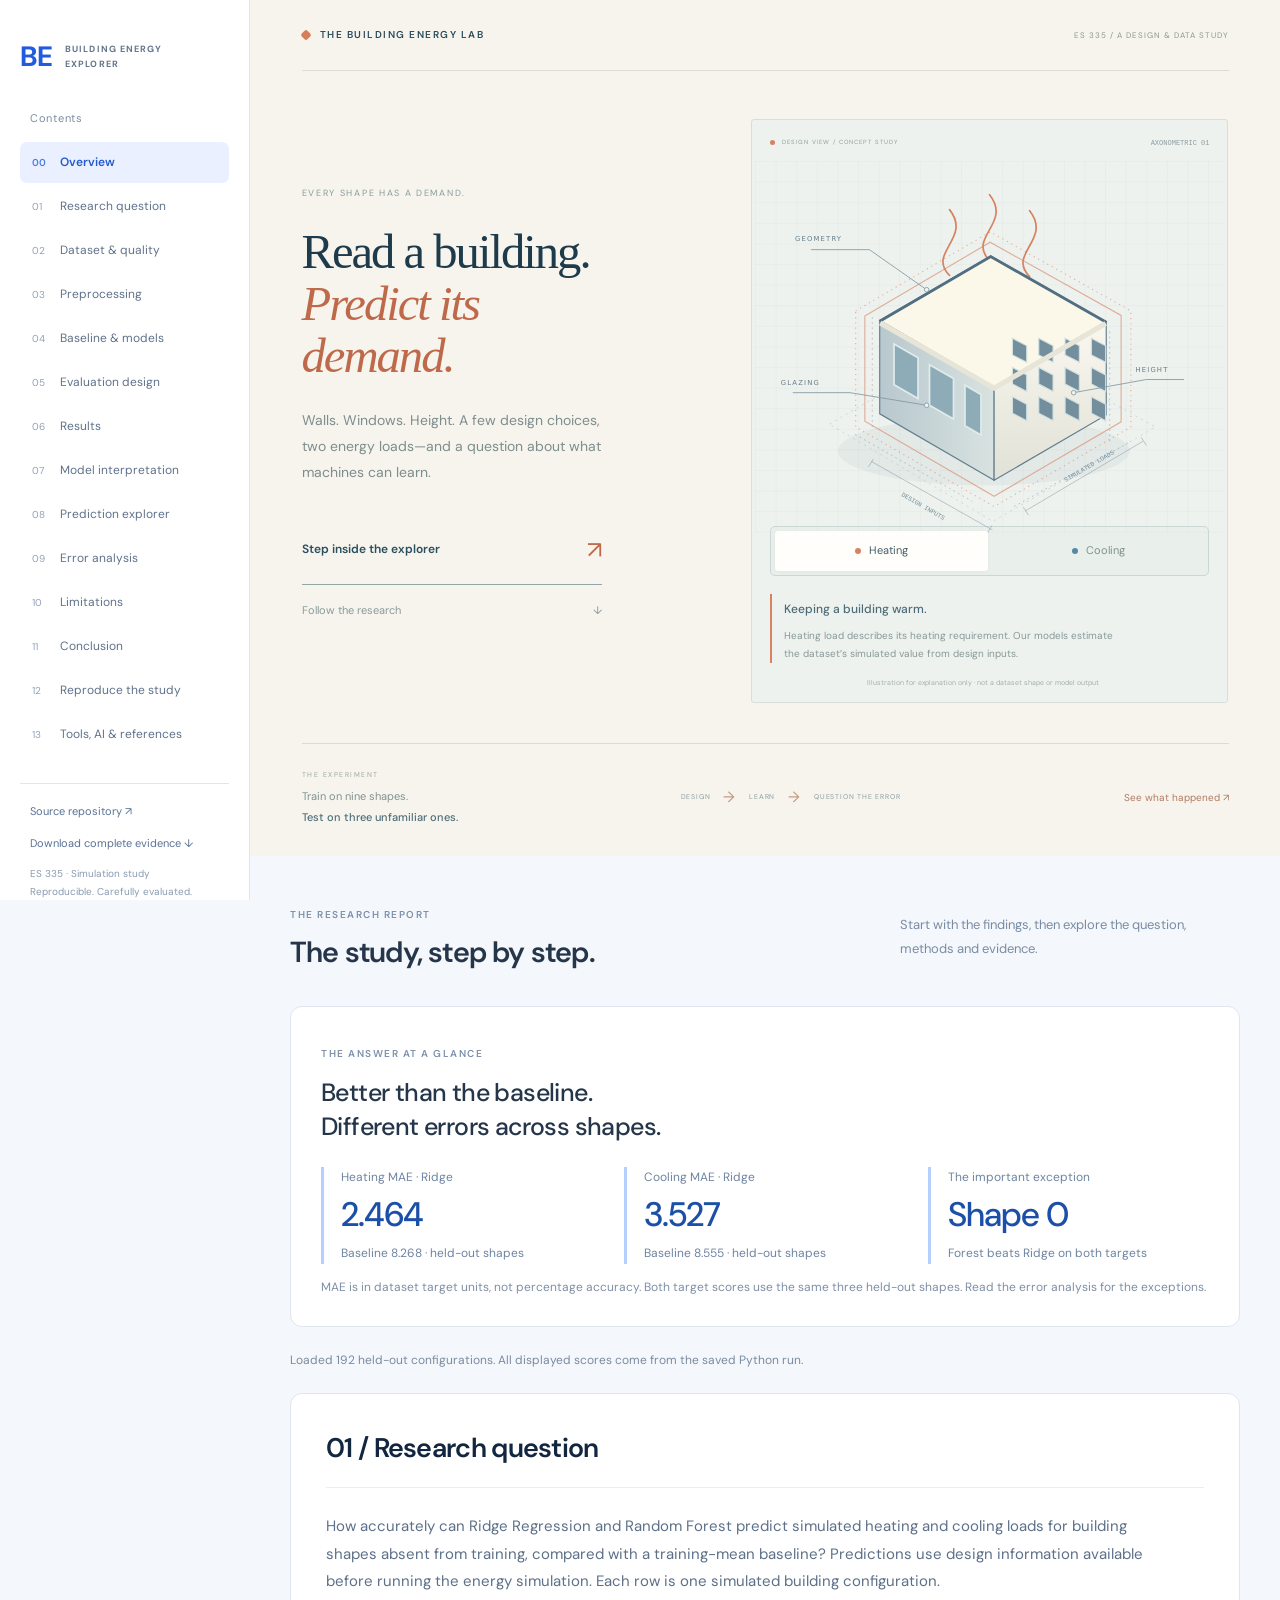
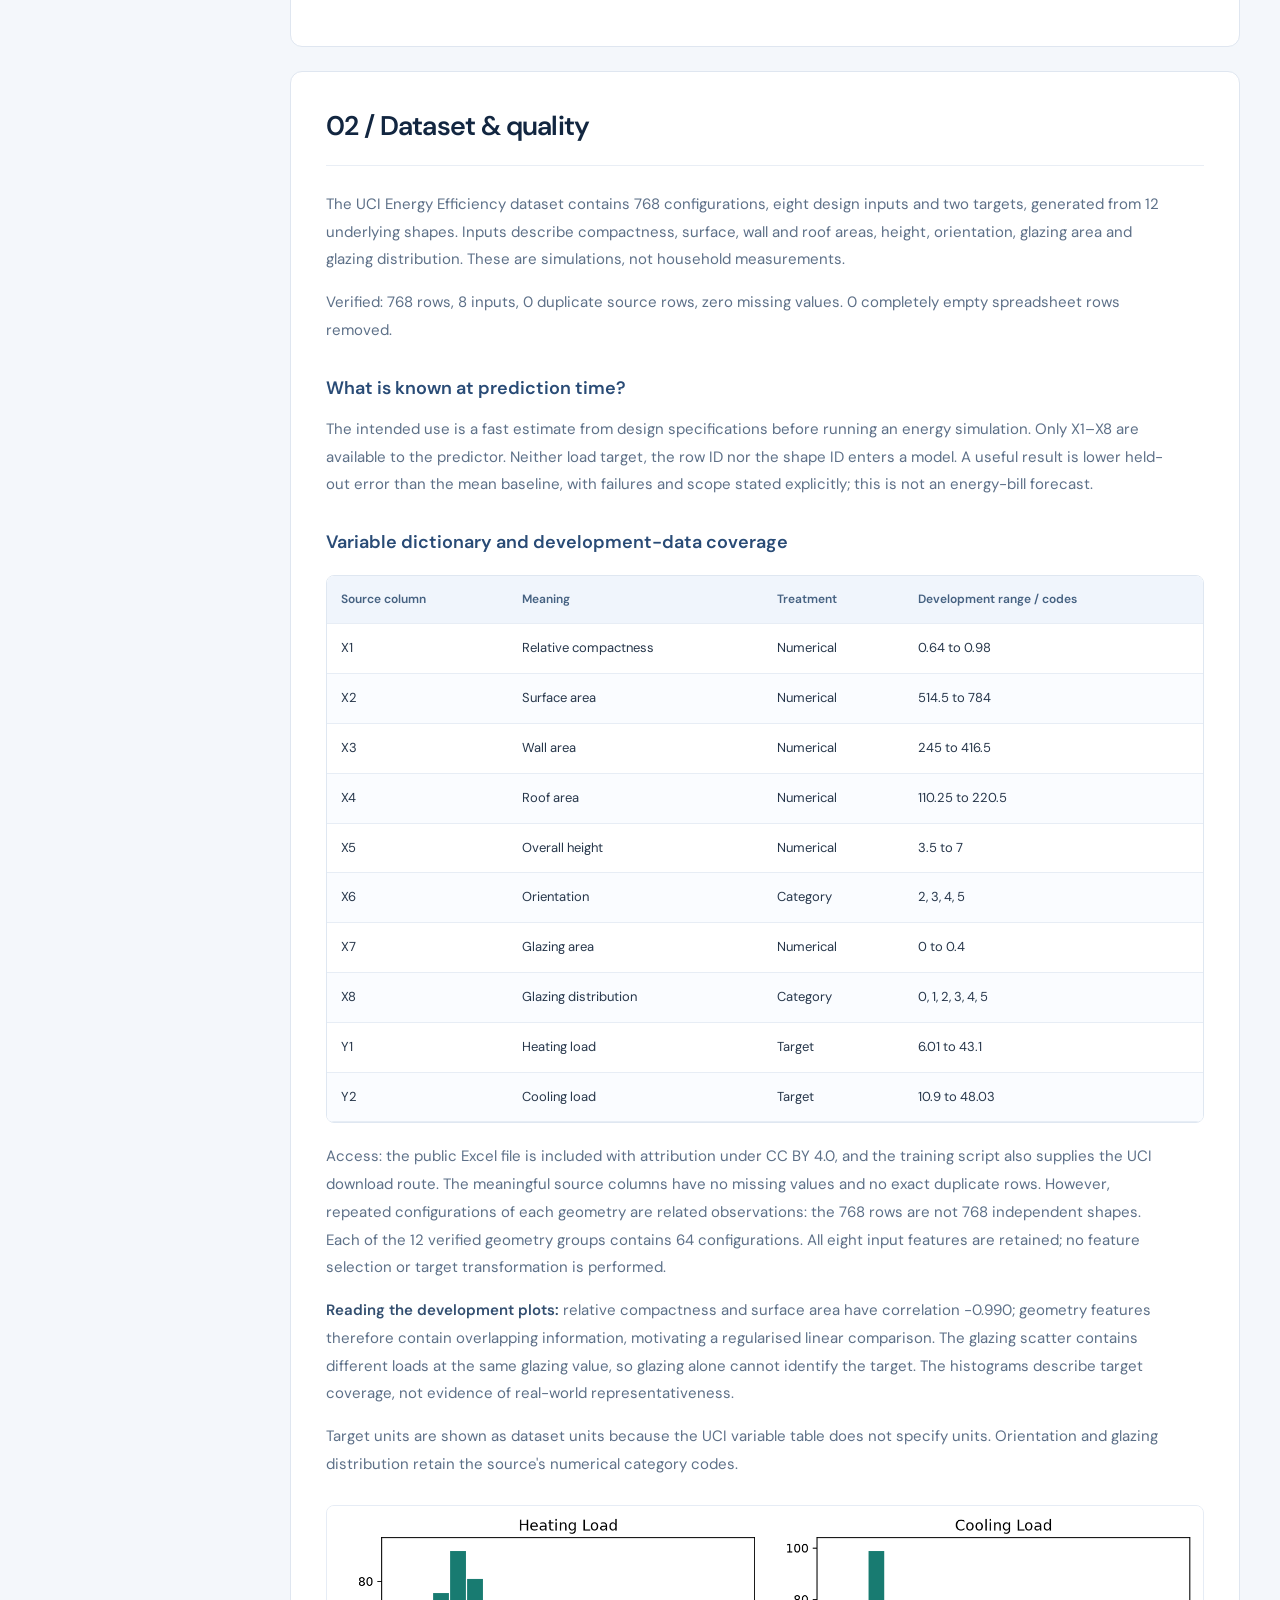
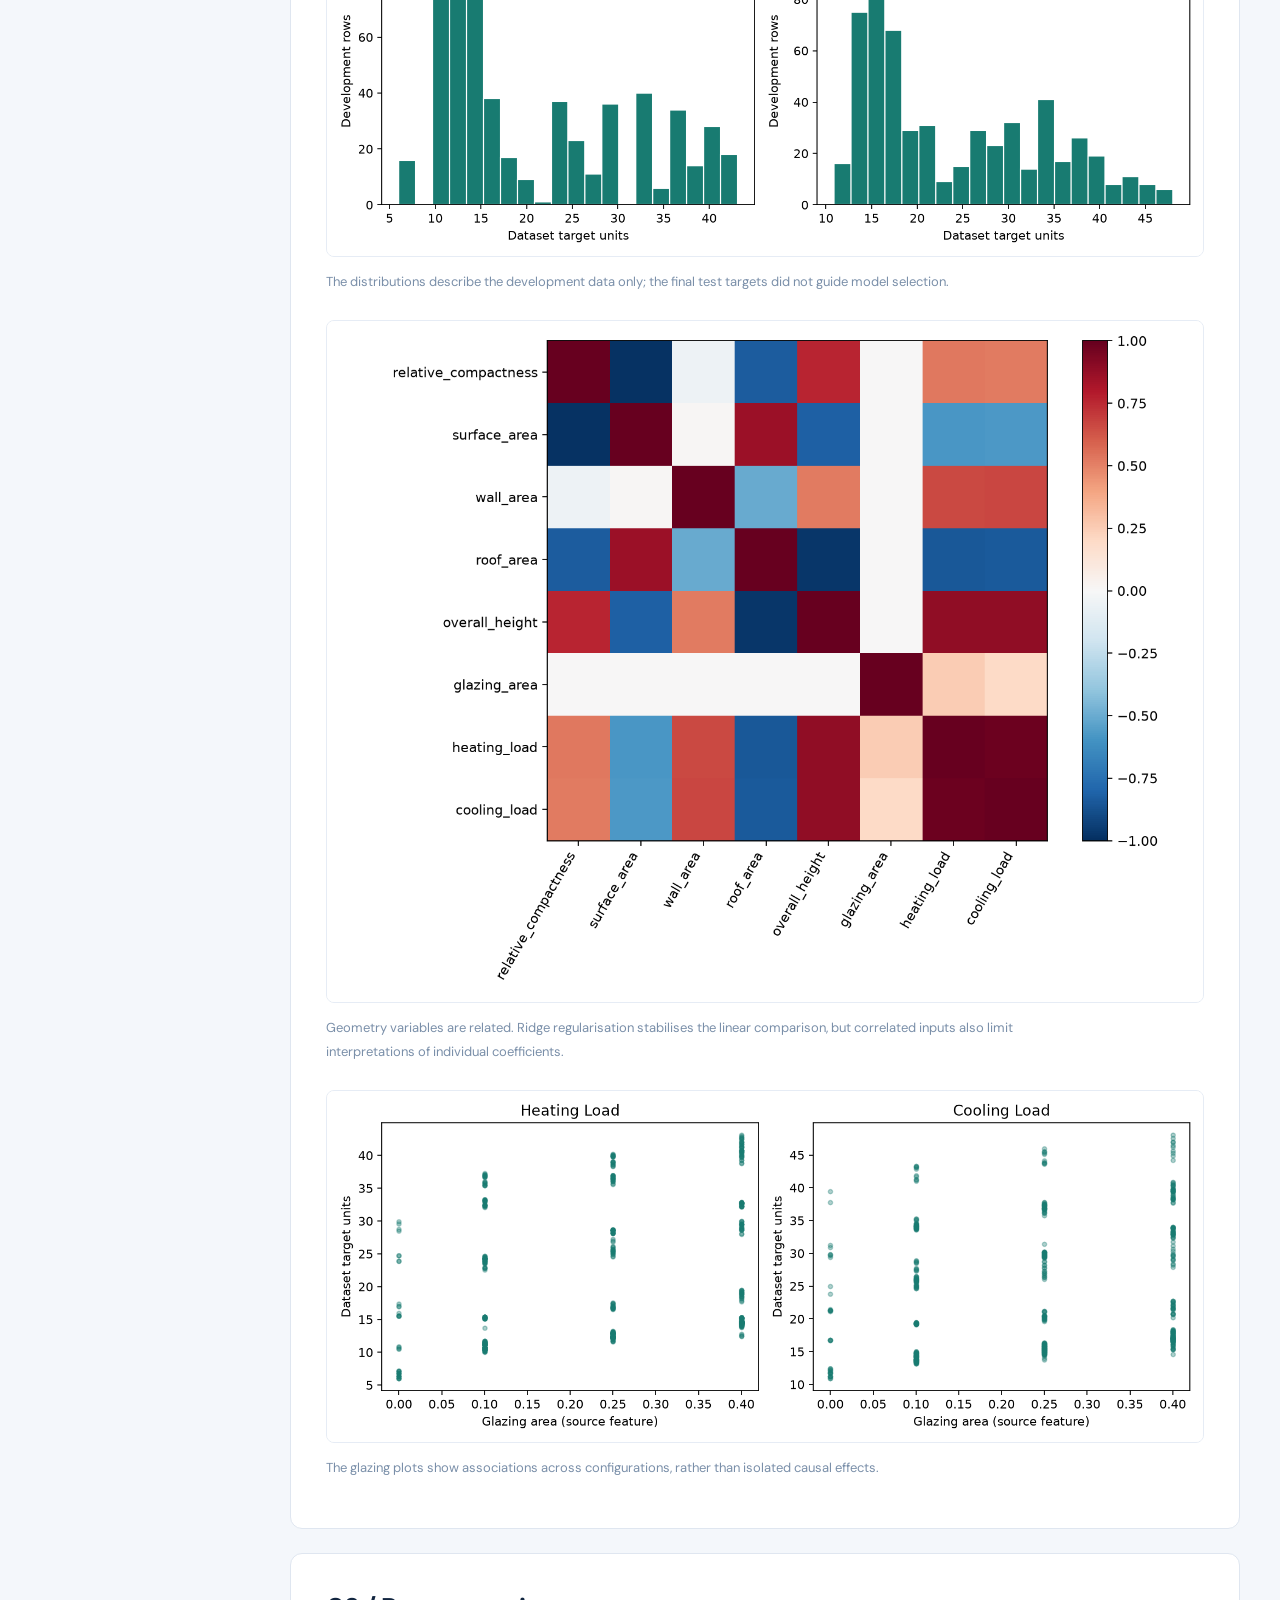
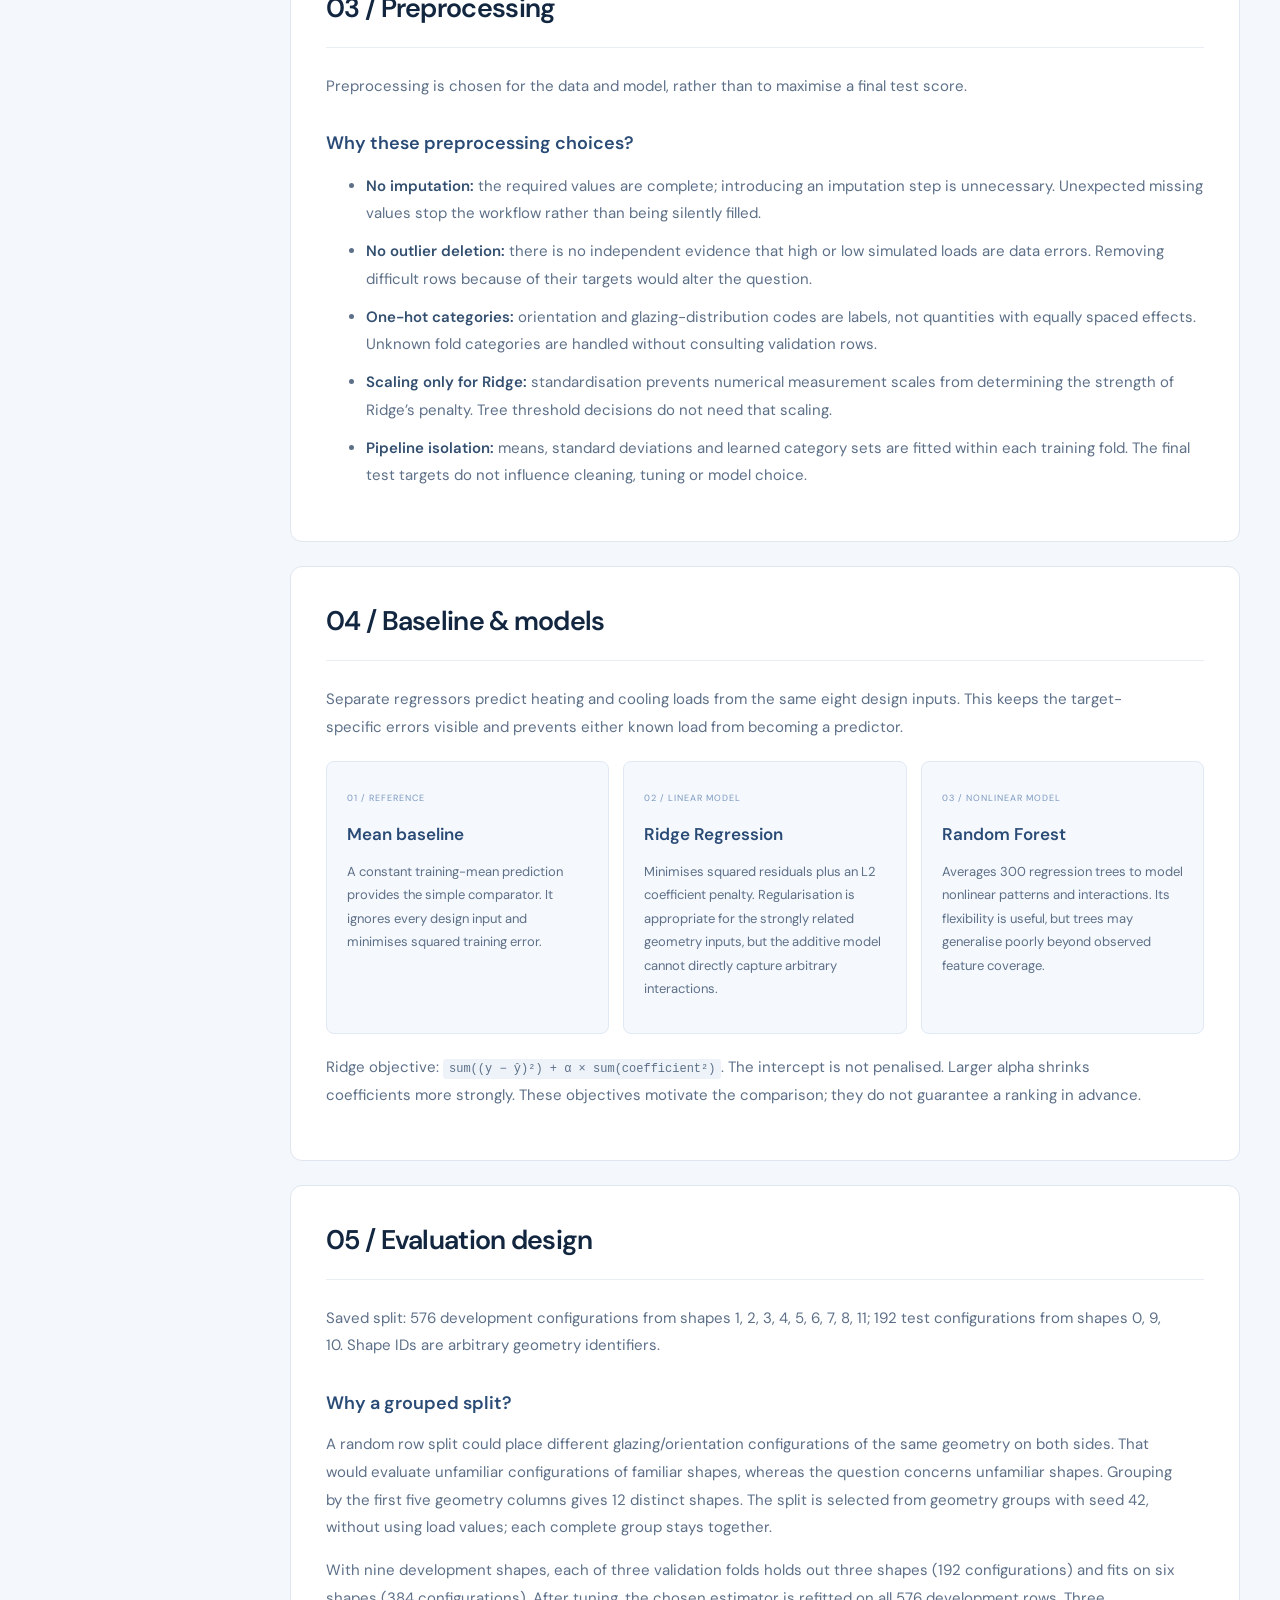
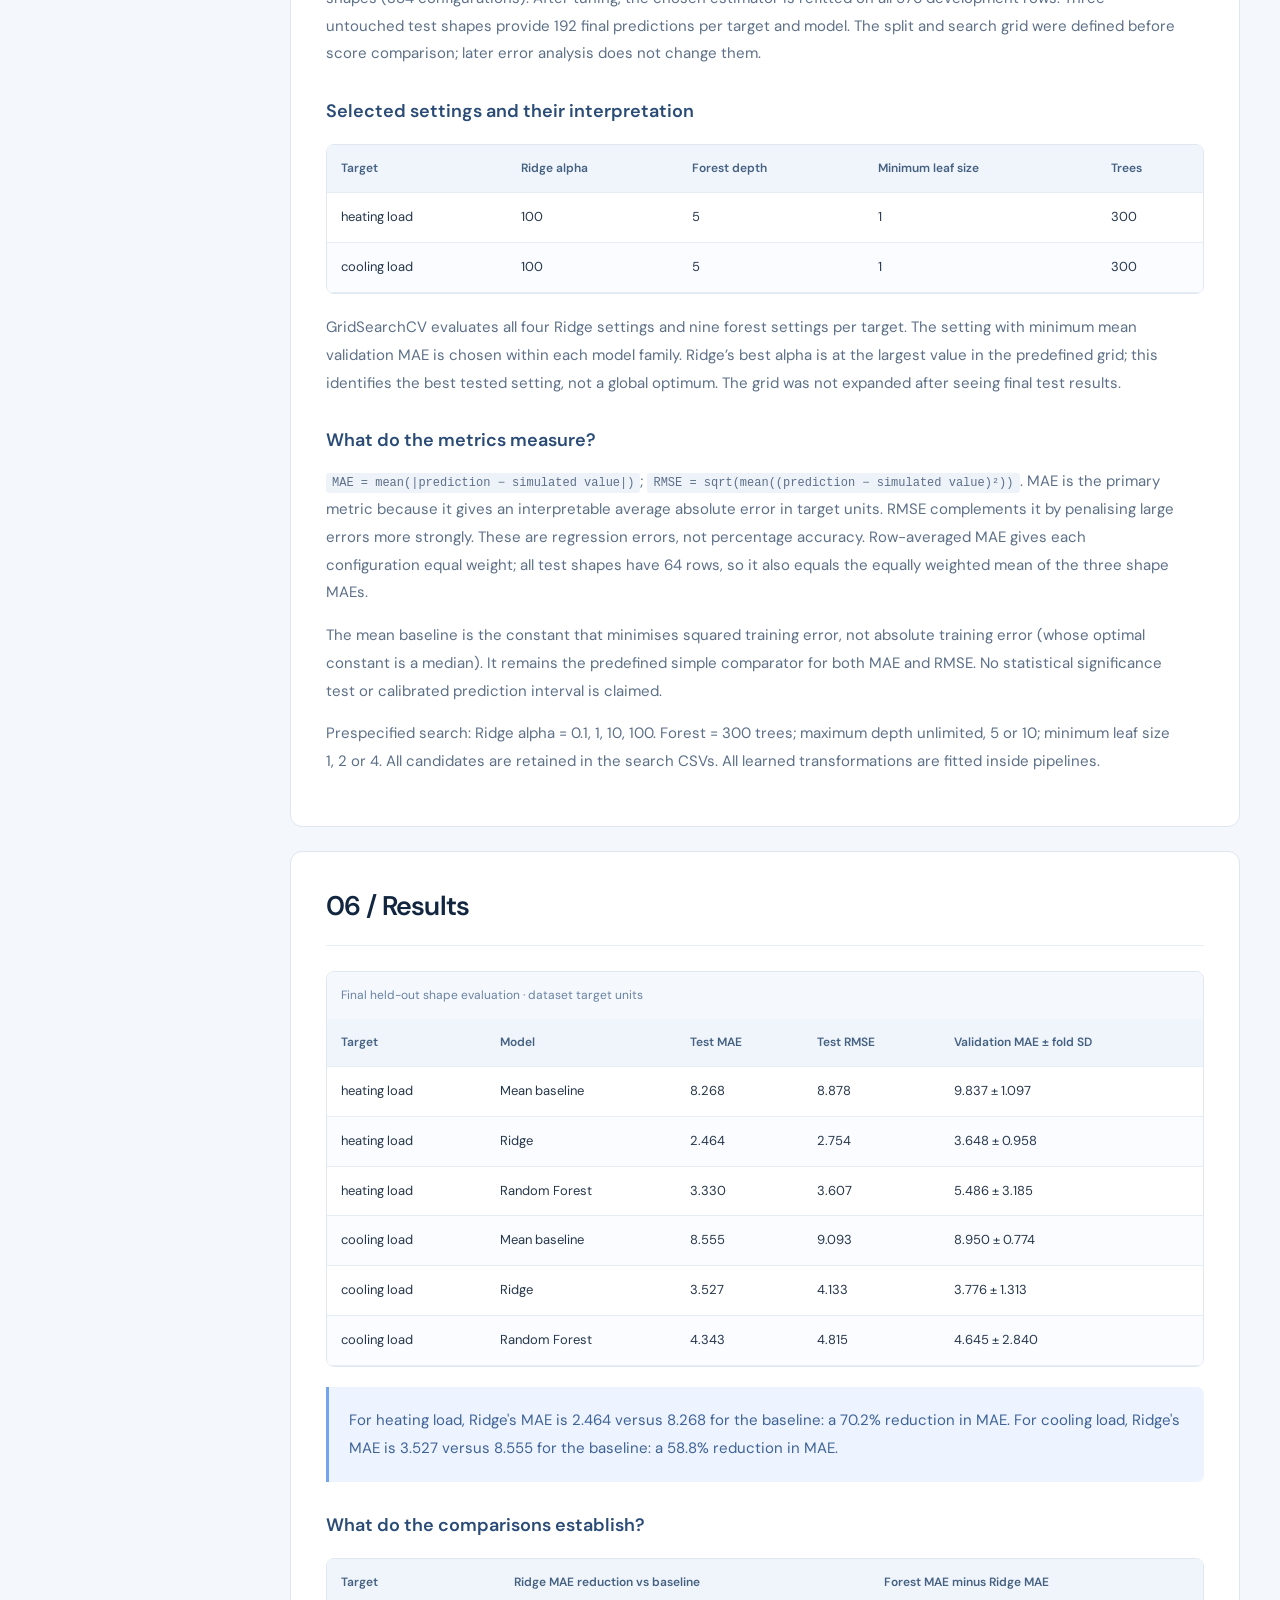
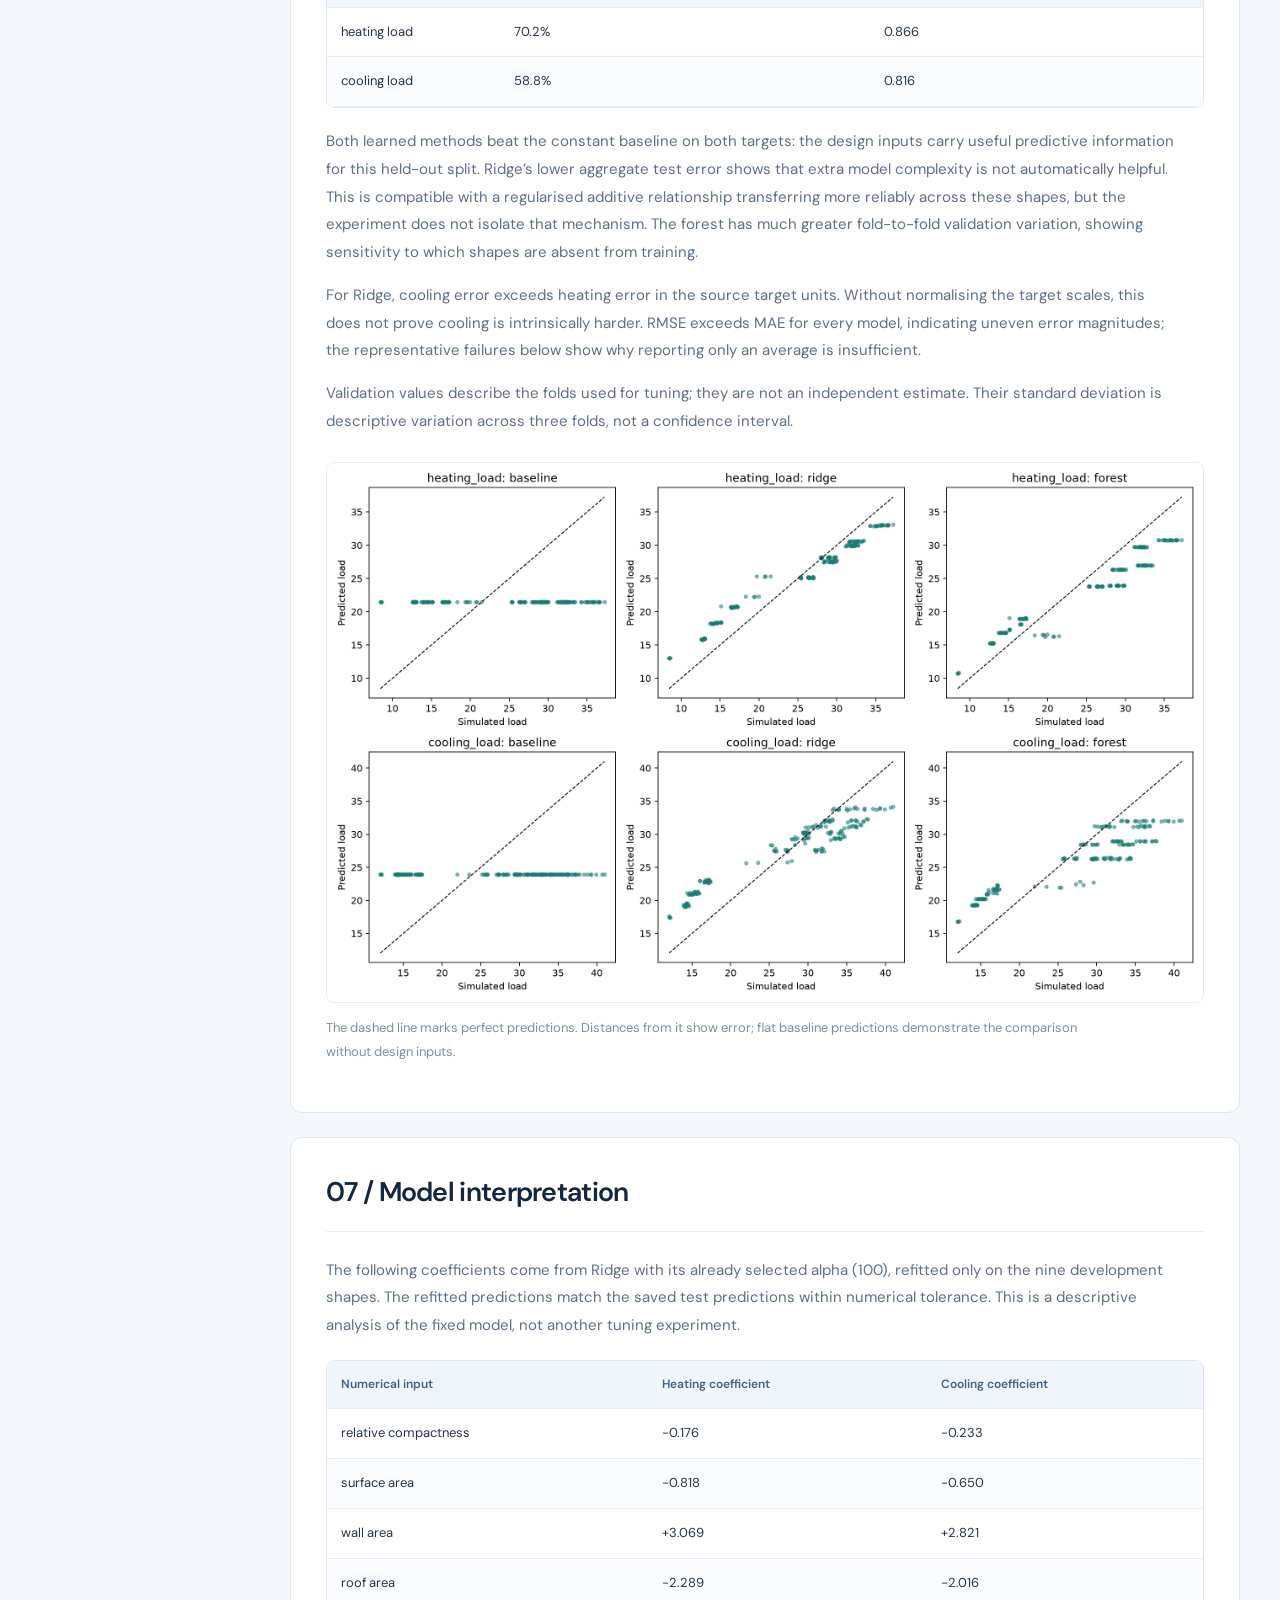
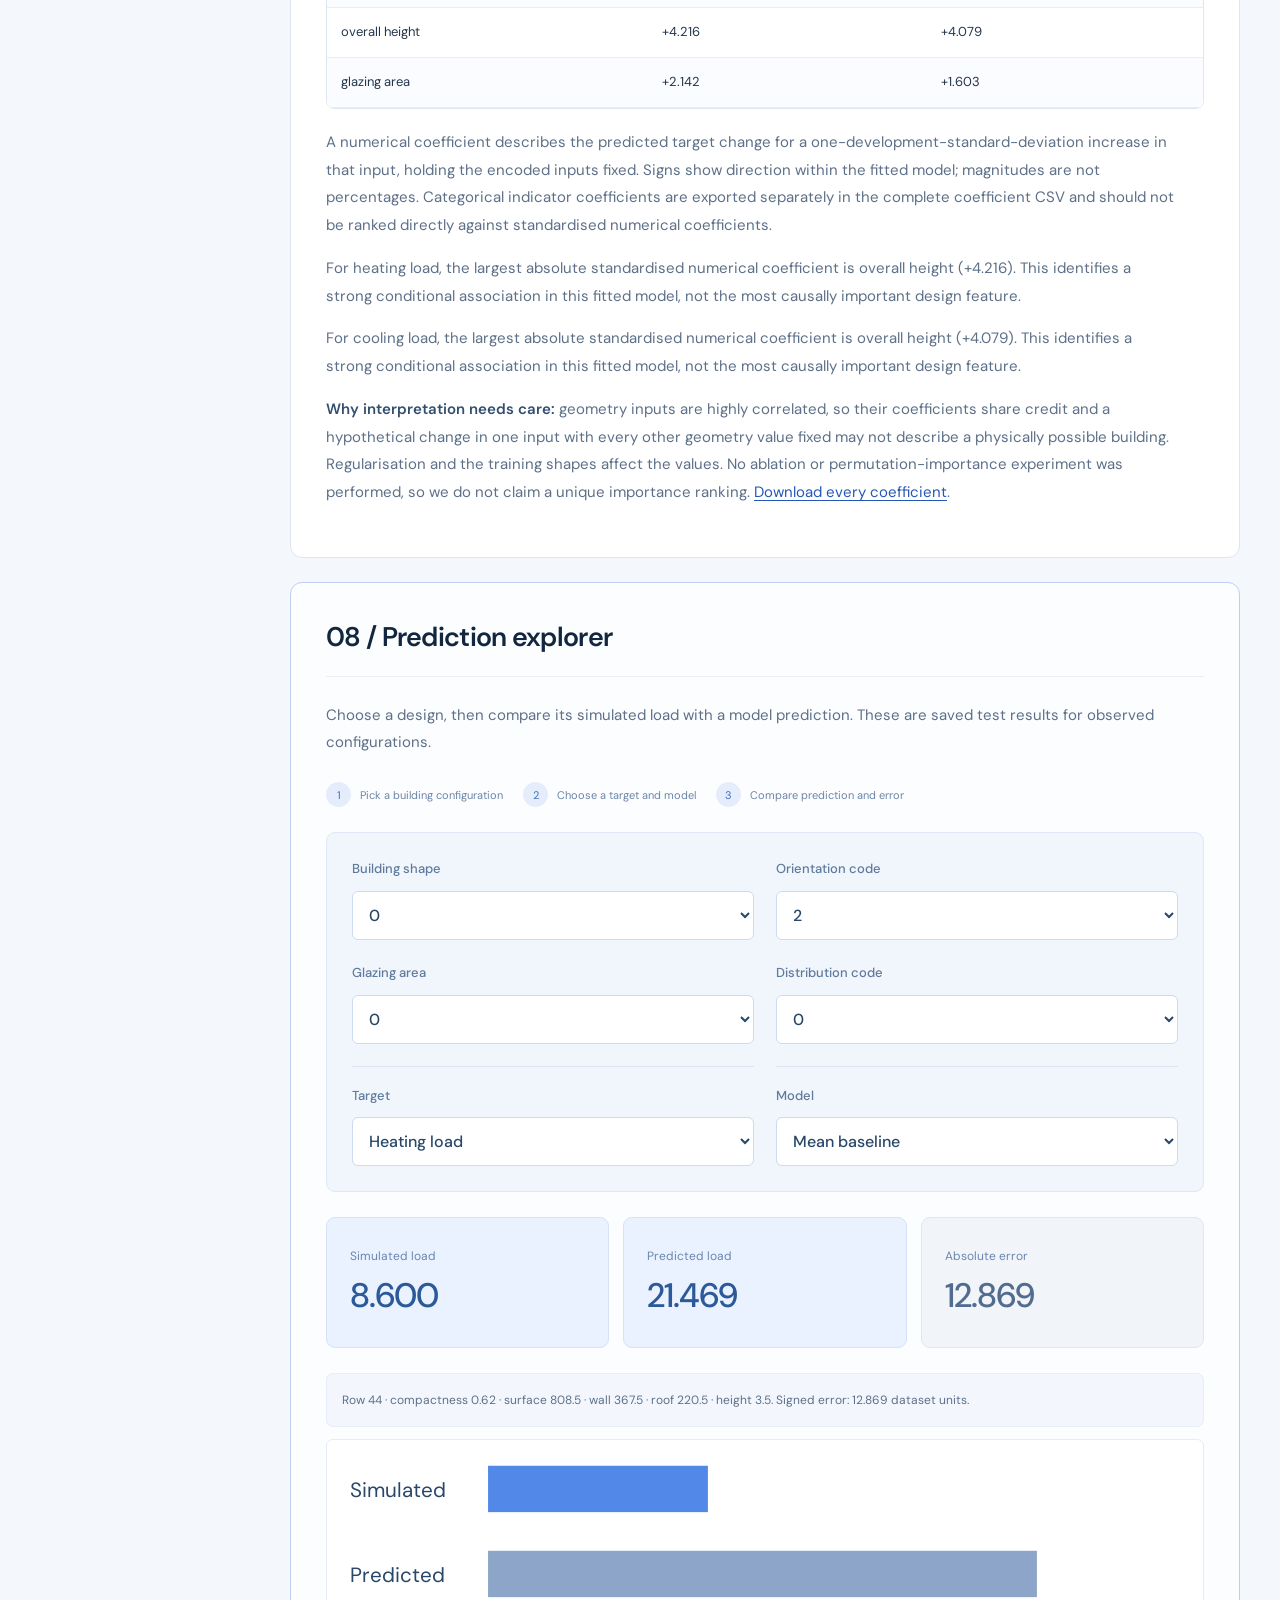
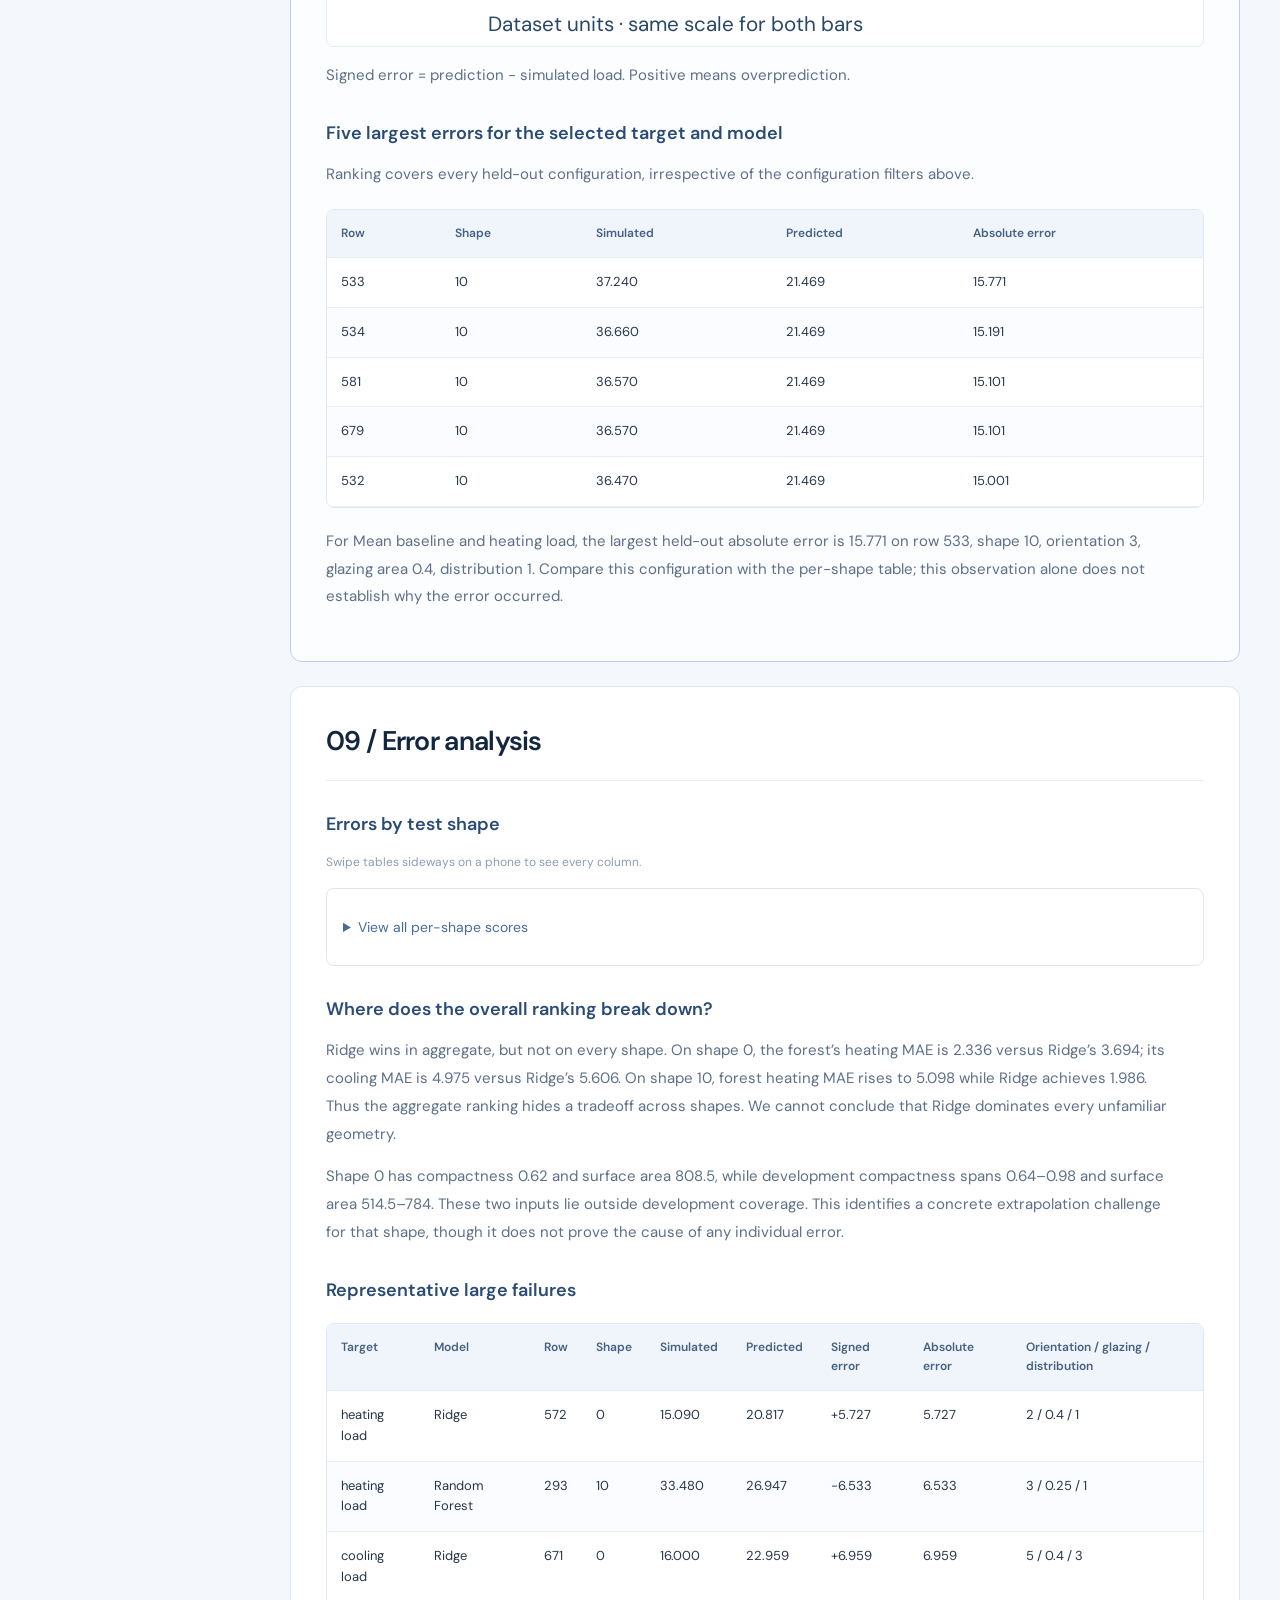
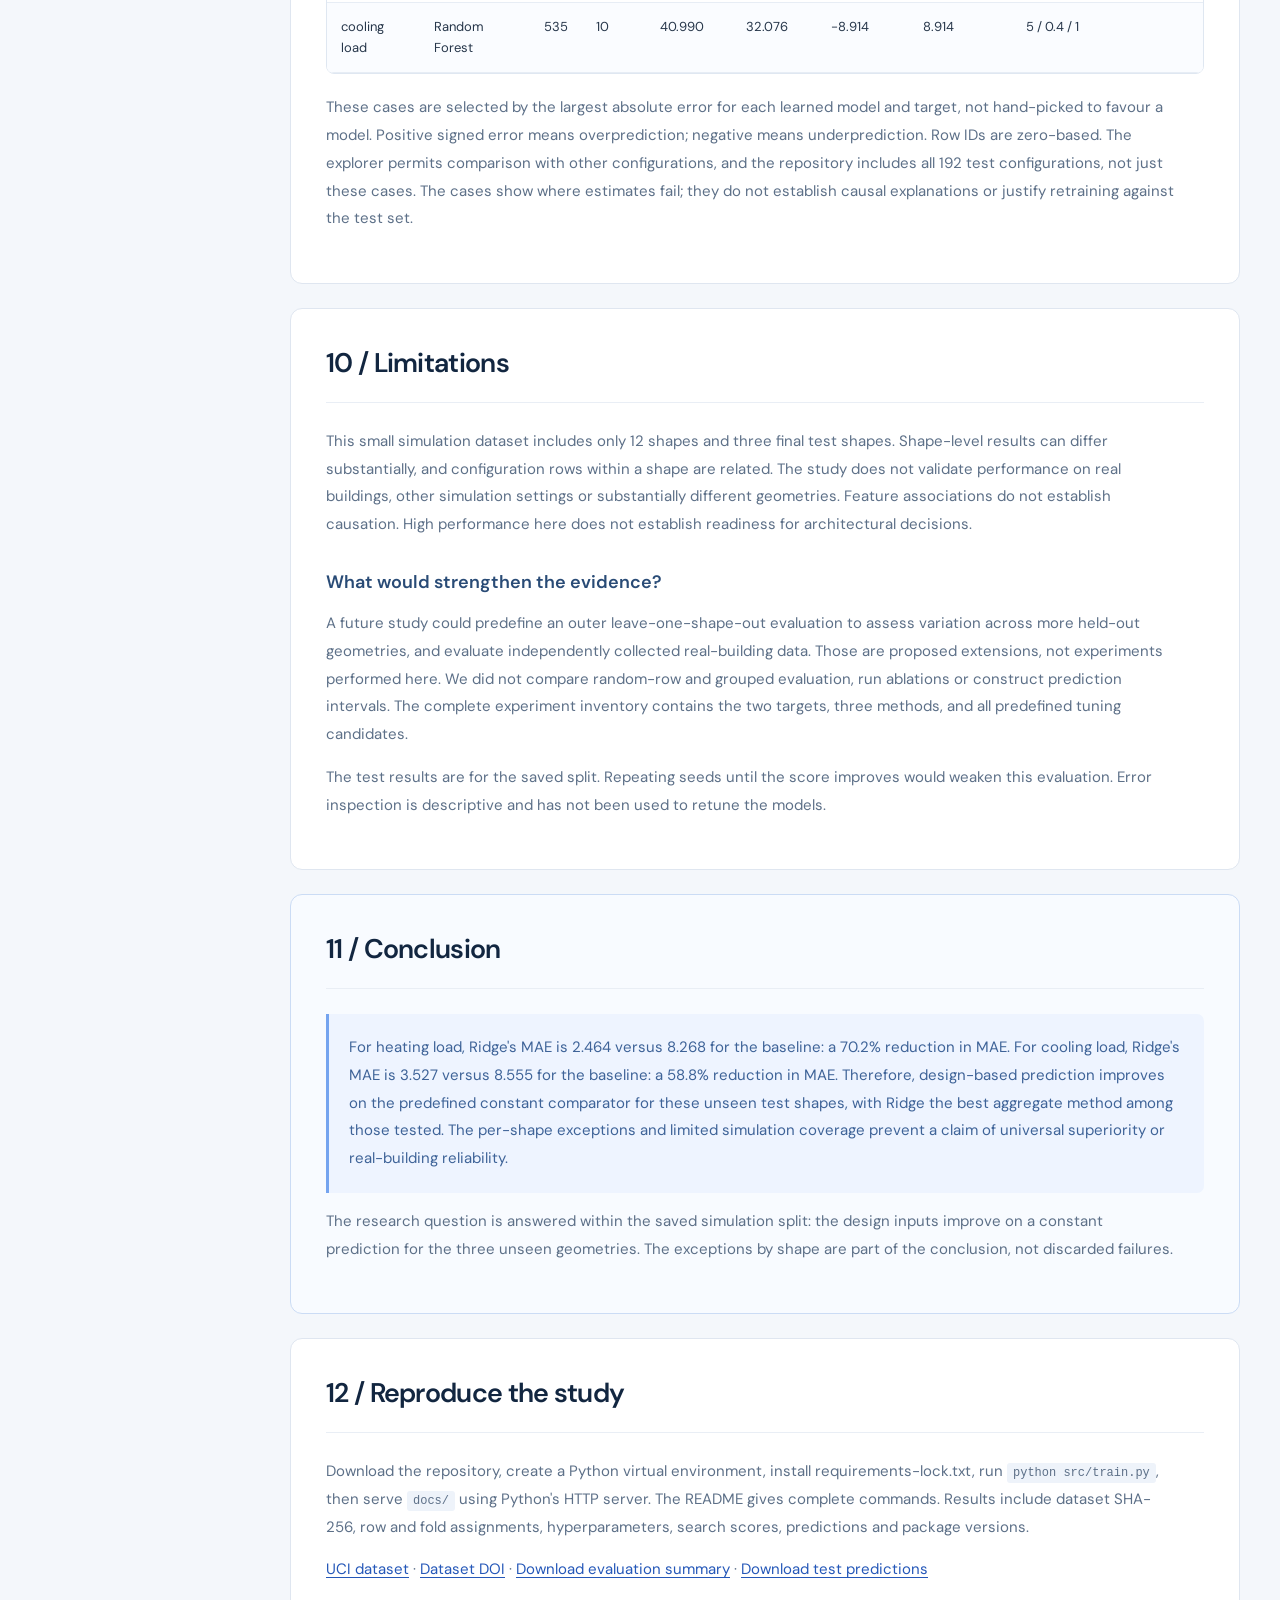
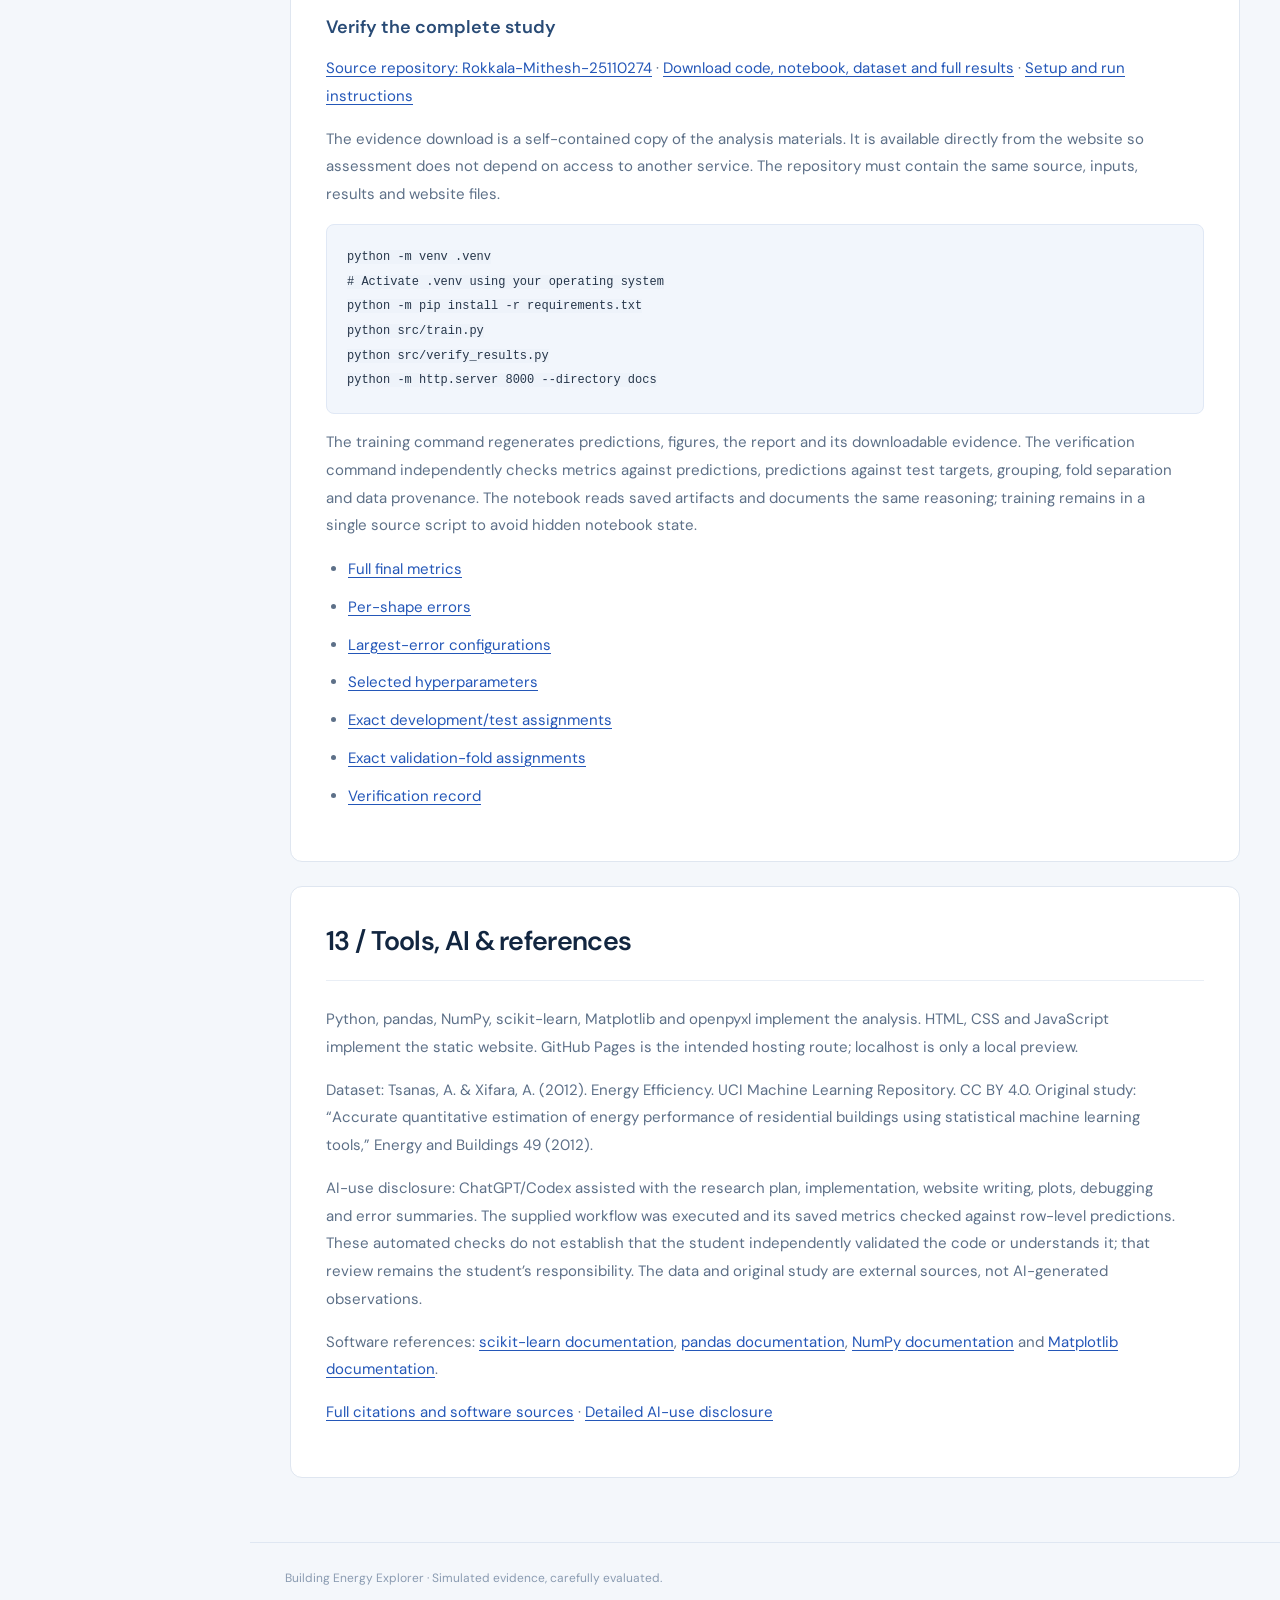
<file: docs/index.html>
<!doctype html>
<html lang="en"><head><meta charset="utf-8"><meta name="viewport" content="width=device-width,initial-scale=1"><title>Building Energy Explorer</title><link rel="stylesheet" href="style.css"><script src="app.js" defer></script><script src="navigation.js" defer></script><script src="landing.js" defer></script></head>
<body><a class="skip-link" href="#question">Skip to the report</a><aside class="project-sidebar"><a class="sidebar-brand" href="#home">BE<span>BUILDING ENERGY<br>EXPLORER</span></a><details id="sidebar-menu" open><summary>Contents <span>☰</span></summary><nav aria-label="Project sections"><a href="#home" class="sidebar-link"><span>00</span>Overview</a><a href="#question" class="sidebar-link"><span>01</span>Research question</a><a href="#data" class="sidebar-link"><span>02</span>Dataset & quality</a><a href="#preprocessing" class="sidebar-link"><span>03</span>Preprocessing</a><a href="#methods" class="sidebar-link"><span>04</span>Baseline & models</a><a href="#evaluation" class="sidebar-link"><span>05</span>Evaluation design</a><a href="#results" class="sidebar-link"><span>06</span>Results</a><a href="#interpretation" class="sidebar-link"><span>07</span>Model interpretation</a><a href="#explorer" class="sidebar-link"><span>08</span>Prediction explorer</a><a href="#errors" class="sidebar-link"><span>09</span>Error analysis</a><a href="#limits" class="sidebar-link"><span>10</span>Limitations</a><a href="#conclusions" class="sidebar-link"><span>11</span>Conclusion</a><a href="#reproduce" class="sidebar-link"><span>12</span>Reproduce the study</a><a href="#transparency" class="sidebar-link"><span>13</span>Tools, AI & references</a></nav></details><div class="sidebar-footer"><a href="https://github.com/rokkalababu-dotcom/Rokkala-Mithesh-25110274">Source repository ↗</a><a href="evidence/reproducibility.zip">Download complete evidence ↓</a><p>ES 335 · Simulation study<br>Reproducible. Carefully evaluated.</p></div></aside><div class="site-shell"><header id="home" class="energy-studio"><div class="studio-top"><a href="#home" class="studio-label"><span class="studio-dot"></span> THE BUILDING ENERGY LAB</a><span>ES 335 / A DESIGN & DATA STUDY</span></div><div class="studio-layout"><div class="studio-copy"><p class="studio-eyebrow">EVERY SHAPE HAS A DEMAND.</p><h1>Read a building.<br><em>Predict its<br>demand.</em></h1><p class="studio-description">Walls. Windows. Height. A few design choices, two energy loads—and a question about what machines can learn.</p><a class="studio-cta" href="#explorer"><span>Step inside the explorer</span><b>↗</b></a><a class="studio-research" href="#question">Follow the research <span>↓</span></a></div><div class="building-lab" data-mode="heating"><div class="lab-head"><span class="lab-live"></span><span>DESIGN VIEW / CONCEPT STUDY</span><span class="lab-view">AXONOMETRIC 01</span></div><div class="lab-drawing"><svg viewBox="0 0 820 650" role="img" aria-labelledby="building-title building-desc"><title id="building-title">A building, viewed as an energy problem</title><desc id="building-desc">Conceptual building illustration. Choose heating or cooling to learn about the two prediction targets. This is not a reconstructed dataset shape or a prediction.</desc><defs><pattern id="blueprint-grid" width="36" height="36" patternUnits="userSpaceOnUse"><path d="M36 0H0V36" fill="none" stroke="#cfd9dc" stroke-width=".7"/></pattern><linearGradient id="wall-light" x2="0" y2="1"><stop stop-color="#faf7ef"/><stop offset="1" stop-color="#e0e1d7"/></linearGradient><linearGradient id="wall-shade"><stop stop-color="#b8c8ce"/><stop offset="1" stop-color="#d8e2e0"/></linearGradient></defs><rect width="820" height="650" fill="url(#blueprint-grid)"/><ellipse cx="400" cy="507" rx="255" ry="60" fill="#24384c" opacity=".05"/><path d="M130 460L403 300 700 465 416 630Z" fill="none" stroke="#b8c5cd" stroke-dasharray="4 7"/><g fill="none" stroke="#8f9faa" stroke-width="1"><path d="M205 465V267M620 490V292M175 478L380 595M652 493L451 605" stroke-dasharray="3 6"/><path d="M203 525L415 645M207 521l-9 14M414 637l-8 14M678 490L472 612M675 483l9 14M469 605l9 14"/></g><g class="thermal-air" fill="none" stroke-width="3" stroke-linecap="round"><path d="M340 200C300 160 380 135 340 85"/><path d="M410 174C370 134 450 109 410 59"/><path d="M480 202C440 162 520 137 480 87"/></g><path d="M218 279L412 166 614 281 418 395Z" fill="#fbf7e9" stroke="#647d8b" stroke-width="2"/><path d="M218 279L418 395V558L218 442Z" fill="url(#wall-shade)" stroke="#647d8b" stroke-width="2"/><path d="M418 395L614 281V444L418 558Z" fill="url(#wall-light)" stroke="#647d8b" stroke-width="2"/><g fill="#738f9e" stroke="#d3e1e1" stroke-width="2"><path d="M450 310l25 13v29l-25-13z"/><path d="M450 361l25 13v29l-25-13z"/><path d="M450 412l25 13v29l-25-13z"/><path d="M496 310l25 13v29l-25-13z"/><path d="M496 361l25 13v29l-25-13z"/><path d="M496 412l25 13v29l-25-13z"/><path d="M542 310l25 13v29l-25-13z"/><path d="M542 361l25 13v29l-25-13z"/><path d="M542 412l25 13v29l-25-13z"/><path d="M588 310l25 13v29l-25-13z"/><path d="M588 361l25 13v29l-25-13z"/><path d="M588 412l25 13v29l-25-13z"/></g><g class="front-glazing" fill="#8eacb7" stroke="#e0ebeb" stroke-width="3"><path d="M243 320l42 24v71l-42-24z"/><path d="M305 356l42 24v71l-42-24z"/><path d="M367 392l28 16v71l-28-16z"/></g><path d="M218 280L412 167 614 282" stroke="#516f80" stroke-width="5" fill="none"/><path d="M219 283L418 397 613 284" stroke="#e7e5d7" stroke-width="9" fill="none"/><g class="load-contour" fill="none" stroke-width="2" opacity=".6"><path d="M192 271L411 142 640 270V456L418 586 192 455Z"/><path d="M176 262L411 124 657 262V465L418 604 176 465Z" stroke-dasharray="2 7"/></g><g stroke="#8499a4" stroke-width="1.5" fill="none"><path d="M300 225L200 155H98"/><circle cx="300" cy="225" r="4" fill="#eff4f2"/><path d="M557 405L684 382H750"/><circle cx="557" cy="405" r="4" fill="#eff4f2"/><path d="M300 427L166 405H66"/><circle cx="300" cy="427" r="4" fill="#eff4f2"/></g><g fill="#657d8a" font-family="system-ui,sans-serif" font-size="12" letter-spacing="2"><text x="70" y="140">GEOMETRY</text><text x="665" y="368">HEIGHT</text><text x="45" y="391">GLAZING</text></g><g fill="#718b97" font-family="monospace" font-size="11"><text x="255" y="585" transform="rotate(30 255 585)">DESIGN INPUTS</text><text x="543" y="561" transform="rotate(-30 543 561)">SIMULATED LOADS</text></g></svg></div><div class="target-switch" role="group" aria-label="Learn about the prediction targets"><button id="intro-heating" aria-pressed="true"><span class="target-dot heating"></span>Heating</button><button id="intro-cooling" aria-pressed="false"><span class="target-dot cooling"></span>Cooling</button></div><div class="target-note" aria-live="polite"><strong id="intro-target-name">Keeping a building warm.</strong><p id="intro-target-description">Heating load describes its heating requirement. Our models estimate the dataset’s simulated value from design inputs.</p></div><p class="drawing-note">Illustration for explanation only · not a dataset shape or model output</p></div></div><div class="studio-bottom"><p><span>THE EXPERIMENT</span>Train on nine shapes.<br><strong>Test on three unfamiliar ones.</strong></p><div class="studio-flow"><span>DESIGN</span><i>→</i><span>LEARN</span><i>→</i><span>QUESTION THE ERROR</span></div><a href="#results">See what happened ↗</a></div></header><main><div class="report-intro"><div><p class="eyebrow">THE RESEARCH REPORT</p><h2>The study, step by step.</h2></div><p>Start with the findings, then explore the question, methods and evidence.</p></div><aside class="key-findings" aria-label="Key findings"><p class="eyebrow">THE ANSWER AT A GLANCE</p><h2>Better than the baseline.<br>Different errors across shapes.</h2><div class="finding-grid"><div><span>Heating MAE · Ridge</span><strong>2.464</strong><small>Baseline 8.268 · held-out shapes</small></div><div><span>Cooling MAE · Ridge</span><strong>3.527</strong><small>Baseline 8.555 · held-out shapes</small></div><div><span>The important exception</span><strong>Shape 0</strong><small>Forest beats Ridge on both targets</small></div></div><p>MAE is in dataset target units, not percentage accuracy. Both target scores use the same three held-out shapes. Read the error analysis for the exceptions.</p></aside><p id="status" role="status">Interactive results are loading; the full report is available below.</p>
<section id="question"><h2>01 / Research question</h2><p>How accurately can Ridge Regression and Random Forest predict simulated heating and cooling loads for building shapes absent from training, compared with a training-mean baseline? Predictions use design information available before running the energy simulation. Each row is one simulated building configuration.</p></section><section id="data"><h2>02 / Dataset & quality</h2><p>The UCI Energy Efficiency dataset contains 768 configurations, eight design inputs and two targets, generated from 12 underlying shapes. Inputs describe compactness, surface, wall and roof areas, height, orientation, glazing area and glazing distribution. These are simulations, not household measurements.</p><p id="audit">Verified 768 configurations, eight predictors, two targets, 12 geometry groups of 64 rows, zero missing values and zero duplicate source rows.</p><h3>What is known at prediction time?</h3><p>The intended use is a fast estimate from design specifications before running an energy simulation. Only X1–X8 are available to the predictor. Neither load target, the row ID nor the shape ID enters a model. A useful result is lower held-out error than the mean baseline, with failures and scope stated explicitly; this is not an energy-bill forecast.</p><h3>Variable dictionary and development-data coverage</h3><div class="scroll"><table><thead><tr><th scope="col">Source column</th><th scope="col">Meaning</th><th scope="col">Treatment</th><th scope="col">Development range / codes</th></tr></thead><tbody><tr><td>X1</td><td>Relative compactness</td><td>Numerical</td><td>0.64 to 0.98</td></tr><tr><td>X2</td><td>Surface area</td><td>Numerical</td><td>514.5 to 784</td></tr><tr><td>X3</td><td>Wall area</td><td>Numerical</td><td>245 to 416.5</td></tr><tr><td>X4</td><td>Roof area</td><td>Numerical</td><td>110.25 to 220.5</td></tr><tr><td>X5</td><td>Overall height</td><td>Numerical</td><td>3.5 to 7</td></tr><tr><td>X6</td><td>Orientation</td><td>Category</td><td>2, 3, 4, 5</td></tr><tr><td>X7</td><td>Glazing area</td><td>Numerical</td><td>0 to 0.4</td></tr><tr><td>X8</td><td>Glazing distribution</td><td>Category</td><td>0, 1, 2, 3, 4, 5</td></tr><tr><td>Y1</td><td>Heating load</td><td>Target</td><td>6.01 to 43.1</td></tr><tr><td>Y2</td><td>Cooling load</td><td>Target</td><td>10.9 to 48.03</td></tr></tbody></table></div><p>Access: the public Excel file is included with attribution under CC BY 4.0, and the training script also supplies the UCI download route. The meaningful source columns have no missing values and no exact duplicate rows. However, repeated configurations of each geometry are related observations: the 768 rows are not 768 independent shapes. Each of the 12 verified geometry groups contains 64 configurations. All eight input features are retained; no feature selection or target transformation is performed.</p><p><strong>Reading the development plots:</strong> relative compactness and surface area have correlation -0.990; geometry features therefore contain overlapping information, motivating a regularised linear comparison. The glazing scatter contains different loads at the same glazing value, so glazing alone cannot identify the target. The histograms describe target coverage, not evidence of real-world representativeness.</p><p>Target units are shown as dataset units because the UCI variable table does not specify units. Orientation and glazing distribution retain the source's numerical category codes.</p><img src="figures/distributions.png" alt="Development-set heating and cooling load distributions"><p>The distributions describe the development data only; the final test targets did not guide model selection.</p><img src="figures/correlations.png" alt="Development-set numerical correlations"><p>Geometry variables are related. Ridge regularisation stabilises the linear comparison, but correlated inputs also limit interpretations of individual coefficients.</p><img src="figures/glazing.png" alt="Development-set glazing area versus loads"><p>The glazing plots show associations across configurations, rather than isolated causal effects.</p></section>
<section id="preprocessing"><h2>03 / Preprocessing</h2><p>Preprocessing is chosen for the data and model, rather than to maximise a final test score.</p><h3>Why these preprocessing choices?</h3><ul><li><strong>No imputation:</strong> the required values are complete; introducing an imputation step is unnecessary. Unexpected missing values stop the workflow rather than being silently filled.</li><li><strong>No outlier deletion:</strong> there is no independent evidence that high or low simulated loads are data errors. Removing difficult rows because of their targets would alter the question.</li><li><strong>One-hot categories:</strong> orientation and glazing-distribution codes are labels, not quantities with equally spaced effects. Unknown fold categories are handled without consulting validation rows.</li><li><strong>Scaling only for Ridge:</strong> standardisation prevents numerical measurement scales from determining the strength of Ridge’s penalty. Tree threshold decisions do not need that scaling.</li><li><strong>Pipeline isolation:</strong> means, standard deviations and learned category sets are fitted within each training fold. The final test targets do not influence cleaning, tuning or model choice.</li></ul></section>
<section id="methods"><h2>04 / Baseline & models</h2><p>Separate regressors predict heating and cooling loads from the same eight design inputs. This keeps the target-specific errors visible and prevents either known load from becoming a predictor.</p><div class="method-grid"><article><span>01 / REFERENCE</span><h3>Mean baseline</h3><p>A constant training-mean prediction provides the simple comparator. It ignores every design input and minimises squared training error.</p></article><article><span>02 / LINEAR MODEL</span><h3>Ridge Regression</h3><p>Minimises squared residuals plus an L2 coefficient penalty. Regularisation is appropriate for the strongly related geometry inputs, but the additive model cannot directly capture arbitrary interactions.</p></article><article><span>03 / NONLINEAR MODEL</span><h3>Random Forest</h3><p>Averages 300 regression trees to model nonlinear patterns and interactions. Its flexibility is useful, but trees may generalise poorly beyond observed feature coverage.</p></article></div><p>Ridge objective: <code>sum((y − ŷ)²) + α × sum(coefficient²)</code>. The intercept is not penalised. Larger alpha shrinks coefficients more strongly. These objectives motivate the comparison; they do not guarantee a ranking in advance.</p></section>
<section id="evaluation"><h2>05 / Evaluation design</h2><p id="split">Development: 576 rows from shapes [1, 2, 3, 4, 5, 6, 7, 8, 11]. Final test: 192 rows from shapes [0, 9, 10]. Seed 42.</p><h3>Why a grouped split?</h3><p>A random row split could place different glazing/orientation configurations of the same geometry on both sides. That would evaluate unfamiliar configurations of familiar shapes, whereas the question concerns unfamiliar shapes. Grouping by the first five geometry columns gives 12 distinct shapes. The split is selected from geometry groups with seed 42, without using load values; each complete group stays together.</p><p>With nine development shapes, each of three validation folds holds out three shapes (192 configurations) and fits on six shapes (384 configurations). After tuning, the chosen estimator is refitted on all 576 development rows. Three untouched test shapes provide 192 final predictions per target and model. The split and search grid were defined before score comparison; later error analysis does not change them.</p><h3>Selected settings and their interpretation</h3><div class="scroll"><table><thead><tr><th scope="col">Target</th><th scope="col">Ridge alpha</th><th scope="col">Forest depth</th><th scope="col">Minimum leaf size</th><th scope="col">Trees</th></tr></thead><tbody><tr><td>heating load</td><td>100</td><td>5</td><td>1</td><td>300</td></tr><tr><td>cooling load</td><td>100</td><td>5</td><td>1</td><td>300</td></tr></tbody></table></div><p>GridSearchCV evaluates all four Ridge settings and nine forest settings per target. The setting with minimum mean validation MAE is chosen within each model family. Ridge’s best alpha is at the largest value in the predefined grid; this identifies the best tested setting, not a global optimum. The grid was not expanded after seeing final test results.</p><h3>What do the metrics measure?</h3><p><code>MAE = mean(|prediction − simulated value|)</code>; <code>RMSE = sqrt(mean((prediction − simulated value)²))</code>. MAE is the primary metric because it gives an interpretable average absolute error in target units. RMSE complements it by penalising large errors more strongly. These are regression errors, not percentage accuracy. Row-averaged MAE gives each configuration equal weight; all test shapes have 64 rows, so it also equals the equally weighted mean of the three shape MAEs.</p><p>The mean baseline is the constant that minimises squared training error, not absolute training error (whose optimal constant is a median). It remains the predefined simple comparator for both MAE and RMSE. No statistical significance test or calibrated prediction interval is claimed.</p><p>Prespecified search: Ridge alpha = 0.1, 1, 10, 100. Forest = 300 trees; maximum depth unlimited, 5 or 10; minimum leaf size 1, 2 or 4. All candidates are retained in the search CSVs. All learned transformations are fitted inside pipelines.</p></section>
<section id="results"><h2>06 / Results</h2><div class="scroll"><table class="mobile-cards"><caption>Final held-out shape evaluation · dataset target units</caption><thead><tr><th>Target</th><th>Model</th><th>Test MAE</th><th>Test RMSE</th><th>Validation MAE ± fold SD</th></tr></thead><tbody id="metrics"><tr><td data-label="Target">heating load</td><td data-label="Model">Mean baseline</td><td data-label="Test MAE">8.268</td><td data-label="Test RMSE">8.878</td><td data-label="Validation MAE ± fold SD">9.837 ± 1.097</td></tr><tr><td data-label="Target">heating load</td><td data-label="Model">Ridge</td><td data-label="Test MAE">2.464</td><td data-label="Test RMSE">2.754</td><td data-label="Validation MAE ± fold SD">3.648 ± 0.958</td></tr><tr><td data-label="Target">heating load</td><td data-label="Model">Random Forest</td><td data-label="Test MAE">3.330</td><td data-label="Test RMSE">3.607</td><td data-label="Validation MAE ± fold SD">5.486 ± 3.185</td></tr><tr><td data-label="Target">cooling load</td><td data-label="Model">Mean baseline</td><td data-label="Test MAE">8.555</td><td data-label="Test RMSE">9.093</td><td data-label="Validation MAE ± fold SD">8.950 ± 0.774</td></tr><tr><td data-label="Target">cooling load</td><td data-label="Model">Ridge</td><td data-label="Test MAE">3.527</td><td data-label="Test RMSE">4.133</td><td data-label="Validation MAE ± fold SD">3.776 ± 1.313</td></tr><tr><td data-label="Target">cooling load</td><td data-label="Model">Random Forest</td><td data-label="Test MAE">4.343</td><td data-label="Test RMSE">4.815</td><td data-label="Validation MAE ± fold SD">4.645 ± 2.840</td></tr></tbody></table></div><p id="finding">For heating load, Ridge's MAE is 2.464 versus 8.268 for the baseline: a 70.2% reduction in MAE. For cooling load, Ridge's MAE is 3.527 versus 8.555 for the baseline: a 58.8% reduction in MAE.</p><h3>What do the comparisons establish?</h3><div class="scroll"><table><thead><tr><th scope="col">Target</th><th scope="col">Ridge MAE reduction vs baseline</th><th scope="col">Forest MAE minus Ridge MAE</th></tr></thead><tbody><tr><td>heating load</td><td>70.2%</td><td>0.866</td></tr><tr><td>cooling load</td><td>58.8%</td><td>0.816</td></tr></tbody></table></div><p>Both learned methods beat the constant baseline on both targets: the design inputs carry useful predictive information for this held-out split. Ridge’s lower aggregate test error shows that extra model complexity is not automatically helpful. This is compatible with a regularised additive relationship transferring more reliably across these shapes, but the experiment does not isolate that mechanism. The forest has much greater fold-to-fold validation variation, showing sensitivity to which shapes are absent from training.</p><p>For Ridge, cooling error exceeds heating error in the source target units. Without normalising the target scales, this does not prove cooling is intrinsically harder. RMSE exceeds MAE for every model, indicating uneven error magnitudes; the representative failures below show why reporting only an average is insufficient.</p><p>Validation values describe the folds used for tuning; they are not an independent estimate. Their standard deviation is descriptive variation across three folds, not a confidence interval.</p><img src="figures/predictions.png" alt="Simulated versus predicted loads for all models and targets"><p>The dashed line marks perfect predictions. Distances from it show error; flat baseline predictions demonstrate the comparison without design inputs.</p></section>
<section id="interpretation"><h2>07 / Model interpretation</h2><p>The following coefficients come from Ridge with its already selected alpha (100), refitted only on the nine development shapes. The refitted predictions match the saved test predictions within numerical tolerance. This is a descriptive analysis of the fixed model, not another tuning experiment.</p><div class="scroll"><table><thead><tr><th scope="col">Numerical input</th><th scope="col">Heating coefficient</th><th scope="col">Cooling coefficient</th></tr></thead><tbody><tr><td>relative compactness</td><td>-0.176</td><td>-0.233</td></tr><tr><td>surface area</td><td>-0.818</td><td>-0.650</td></tr><tr><td>wall area</td><td>+3.069</td><td>+2.821</td></tr><tr><td>roof area</td><td>-2.289</td><td>-2.016</td></tr><tr><td>overall height</td><td>+4.216</td><td>+4.079</td></tr><tr><td>glazing area</td><td>+2.142</td><td>+1.603</td></tr></tbody></table></div><p>A numerical coefficient describes the predicted target change for a one-development-standard-deviation increase in that input, holding the encoded inputs fixed. Signs show direction within the fitted model; magnitudes are not percentages. Categorical indicator coefficients are exported separately in the complete coefficient CSV and should not be ranked directly against standardised numerical coefficients.</p><p>For heating load, the largest absolute standardised numerical coefficient is overall height (+4.216). This identifies a strong conditional association in this fitted model, not the most causally important design feature.</p><p>For cooling load, the largest absolute standardised numerical coefficient is overall height (+4.079). This identifies a strong conditional association in this fitted model, not the most causally important design feature.</p><p><strong>Why interpretation needs care:</strong> geometry inputs are highly correlated, so their coefficients share credit and a hypothetical change in one input with every other geometry value fixed may not describe a physically possible building. Regularisation and the training shapes affect the values. No ablation or permutation-importance experiment was performed, so we do not claim a unique importance ranking. <a href="evidence/ridge_coefficients.csv">Download every coefficient</a>.</p></section><section id="explorer"><h2>08 / Prediction explorer</h2><p>Choose a design, then compare its simulated load with a model prediction. These are saved test results for observed configurations.</p><ol class="explorer-steps"><li><span>1</span>Pick a building configuration</li><li><span>2</span>Choose a target and model</li><li><span>3</span>Compare prediction and error</li></ol><div class="filters"><label class="config-control">Building shape<select id="shape"></select></label><label class="config-control">Orientation code<select id="orientation"></select></label><label class="config-control">Glazing area<select id="glazing"></select></label><label class="config-control">Distribution code<select id="distribution"></select></label><label class="target-control">Target<select id="target"><option value="heating_load">Heating load</option><option value="cooling_load">Cooling load</option></select></label><label class="model-control">Model<select id="model"><option value="baseline">Mean baseline</option><option value="ridge">Ridge</option><option value="forest">Random Forest</option></select></label></div><div id="cards" class="cards" aria-live="polite"></div><p id="configuration"></p><svg id="bars" viewBox="0 0 680 160" role="img" aria-label="Comparison of simulated and predicted load"></svg><p>Signed error = prediction − simulated load. Positive means overprediction.</p><h3>Five largest errors for the selected target and model</h3><p>Ranking covers every held-out configuration, irrespective of the configuration filters above.</p><div class="scroll"><table><thead><tr><th>Row</th><th>Shape</th><th>Simulated</th><th>Predicted</th><th>Absolute error</th></tr></thead><tbody id="worst"></tbody></table></div><p id="error-note"></p></section>
<section id="errors"><h2>09 / Error analysis</h2><h3>Errors by test shape</h3><p class="table-hint">Swipe tables sideways on a phone to see every column.</p><details class="evidence-details"><summary>View all per-shape scores</summary><div class="scroll"><table><thead><tr><th>Target</th><th>Model</th><th>Shape</th><th>MAE</th></tr></thead><tbody id="shape-errors"><tr><td>heating load</td><td>Mean baseline</td><td>0</td><td>7.186</td></tr><tr><td>heating load</td><td>Mean baseline</td><td>9</td><td>7.358</td></tr><tr><td>heating load</td><td>Mean baseline</td><td>10</td><td>10.259</td></tr><tr><td>heating load</td><td>Ridge</td><td>0</td><td>3.694</td></tr><tr><td>heating load</td><td>Ridge</td><td>9</td><td>1.711</td></tr><tr><td>heating load</td><td>Ridge</td><td>10</td><td>1.986</td></tr><tr><td>heating load</td><td>Random Forest</td><td>0</td><td>2.336</td></tr><tr><td>heating load</td><td>Random Forest</td><td>9</td><td>2.556</td></tr><tr><td>heating load</td><td>Random Forest</td><td>10</td><td>5.098</td></tr><tr><td>cooling load</td><td>Mean baseline</td><td>0</td><td>8.653</td></tr><tr><td>cooling load</td><td>Mean baseline</td><td>9</td><td>7.088</td></tr><tr><td>cooling load</td><td>Mean baseline</td><td>10</td><td>9.923</td></tr><tr><td>cooling load</td><td>Ridge</td><td>0</td><td>5.606</td></tr><tr><td>cooling load</td><td>Ridge</td><td>9</td><td>2.567</td></tr><tr><td>cooling load</td><td>Ridge</td><td>10</td><td>2.409</td></tr><tr><td>cooling load</td><td>Random Forest</td><td>0</td><td>4.975</td></tr><tr><td>cooling load</td><td>Random Forest</td><td>9</td><td>2.895</td></tr><tr><td>cooling load</td><td>Random Forest</td><td>10</td><td>5.159</td></tr></tbody></table></div></details><h3>Where does the overall ranking break down?</h3><p>Ridge wins in aggregate, but not on every shape. On shape 0, the forest’s heating MAE is 2.336 versus Ridge’s 3.694; its cooling MAE is 4.975 versus Ridge’s 5.606. On shape 10, forest heating MAE rises to 5.098 while Ridge achieves 1.986. Thus the aggregate ranking hides a tradeoff across shapes. We cannot conclude that Ridge dominates every unfamiliar geometry.</p><p>Shape 0 has compactness 0.62 and surface area 808.5, while development compactness spans 0.64–0.98 and surface area 514.5–784. These two inputs lie outside development coverage. This identifies a concrete extrapolation challenge for that shape, though it does not prove the cause of any individual error.</p><h3>Representative large failures</h3><div class="scroll"><table><thead><tr><th scope="col">Target</th><th scope="col">Model</th><th scope="col">Row</th><th scope="col">Shape</th><th scope="col">Simulated</th><th scope="col">Predicted</th><th scope="col">Signed error</th><th scope="col">Absolute error</th><th scope="col">Orientation / glazing / distribution</th></tr></thead><tbody><tr><td>heating load</td><td>Ridge</td><td>572</td><td>0</td><td>15.090</td><td>20.817</td><td>+5.727</td><td>5.727</td><td>2 / 0.4 / 1</td></tr><tr><td>heating load</td><td>Random Forest</td><td>293</td><td>10</td><td>33.480</td><td>26.947</td><td>-6.533</td><td>6.533</td><td>3 / 0.25 / 1</td></tr><tr><td>cooling load</td><td>Ridge</td><td>671</td><td>0</td><td>16.000</td><td>22.959</td><td>+6.959</td><td>6.959</td><td>5 / 0.4 / 3</td></tr><tr><td>cooling load</td><td>Random Forest</td><td>535</td><td>10</td><td>40.990</td><td>32.076</td><td>-8.914</td><td>8.914</td><td>5 / 0.4 / 1</td></tr></tbody></table></div><p>These cases are selected by the largest absolute error for each learned model and target, not hand-picked to favour a model. Positive signed error means overprediction; negative means underprediction. Row IDs are zero-based. The explorer permits comparison with other configurations, and the repository includes all 192 test configurations, not just these cases. The cases show where estimates fail; they do not establish causal explanations or justify retraining against the test set.</p></section><section id="limits"><h2>10 / Limitations</h2><p>This small simulation dataset includes only 12 shapes and three final test shapes. Shape-level results can differ substantially, and configuration rows within a shape are related. The study does not validate performance on real buildings, other simulation settings or substantially different geometries. Feature associations do not establish causation. High performance here does not establish readiness for architectural decisions.</p><h3>What would strengthen the evidence?</h3><p>A future study could predefine an outer leave-one-shape-out evaluation to assess variation across more held-out geometries, and evaluate independently collected real-building data. Those are proposed extensions, not experiments performed here. We did not compare random-row and grouped evaluation, run ablations or construct prediction intervals. The complete experiment inventory contains the two targets, three methods, and all predefined tuning candidates.</p><p>The test results are for the saved split. Repeating seeds until the score improves would weaken this evaluation. Error inspection is descriptive and has not been used to retune the models.</p></section>
<section id="conclusions"><h2>11 / Conclusion</h2><p id="conclusion">For heating load, Ridge's MAE is 2.464 versus 8.268 for the baseline: a 70.2% reduction in MAE. For cooling load, Ridge's MAE is 3.527 versus 8.555 for the baseline: a 58.8% reduction in MAE. Therefore, design-based prediction improves on the predefined constant comparator for these unseen test shapes, with Ridge the best aggregate method among those tested. The per-shape exceptions and limited simulation coverage prevent a claim of universal superiority or real-building reliability.</p><p>The research question is answered within the saved simulation split: the design inputs improve on a constant prediction for the three unseen geometries. The exceptions by shape are part of the conclusion, not discarded failures.</p></section><section id="reproduce"><h2>12 / Reproduce the study</h2><p>Download the repository, create a Python virtual environment, install requirements-lock.txt, run <code>python src/train.py</code>, then serve <code>docs/</code> using Python's HTTP server. The README gives complete commands. Results include dataset SHA-256, row and fold assignments, hyperparameters, search scores, predictions and package versions.</p><p><a href="https://archive.ics.uci.edu/dataset/242/energy+efficiency">UCI dataset</a> · <a href="https://doi.org/10.24432/C51307">Dataset DOI</a> · <a href="data/summary.json">Download evaluation summary</a> · <a href="data/predictions.json">Download test predictions</a></p><h3>Verify the complete study</h3><p><a href="https://github.com/rokkalababu-dotcom/Rokkala-Mithesh-25110274">Source repository: Rokkala-Mithesh-25110274</a> · <a href="evidence/reproducibility.zip" download>Download code, notebook, dataset and full results</a> · <a href="evidence/README.md">Setup and run instructions</a></p><p>The evidence download is a self-contained copy of the analysis materials. It is available directly from the website so assessment does not depend on access to another service. The repository must contain the same source, inputs, results and website files.</p><pre><code>python -m venv .venv
# Activate .venv using your operating system
python -m pip install -r requirements.txt
python src/train.py
python src/verify_results.py
python -m http.server 8000 --directory docs</code></pre><p>The training command regenerates predictions, figures, the report and its downloadable evidence. The verification command independently checks metrics against predictions, predictions against test targets, grouping, fold separation and data provenance. The notebook reads saved artifacts and documents the same reasoning; training remains in a single source script to avoid hidden notebook state.</p><ul><li><a href="evidence/test_metrics.csv">Full final metrics</a></li><li><a href="evidence/per_shape_metrics.csv">Per-shape errors</a></li><li><a href="evidence/largest_errors.csv">Largest-error configurations</a></li><li><a href="evidence/best_parameters.json">Selected hyperparameters</a></li><li><a href="evidence/split_assignments.csv">Exact development/test assignments</a></li><li><a href="evidence/cv_assignments.csv">Exact validation-fold assignments</a></li><li><a href="evidence/verification.json">Verification record</a></li></ul></section><section id="transparency"><h2>13 / Tools, AI & references</h2><p>Python, pandas, NumPy, scikit-learn, Matplotlib and openpyxl implement the analysis. HTML, CSS and JavaScript implement the static website. GitHub Pages is the intended hosting route; localhost is only a local preview.</p><p>Dataset: Tsanas, A. & Xifara, A. (2012). Energy Efficiency. UCI Machine Learning Repository. CC BY 4.0. Original study: “Accurate quantitative estimation of energy performance of residential buildings using statistical machine learning tools,” Energy and Buildings 49 (2012).</p><p>AI-use disclosure: ChatGPT/Codex assisted with the research plan, implementation, website writing, plots, debugging and error summaries. The supplied workflow was executed and its saved metrics checked against row-level predictions. These automated checks do not establish that the student independently validated the code or understands it; that review remains the student’s responsibility. The data and original study are external sources, not AI-generated observations.</p><p>Software references: <a href="https://scikit-learn.org/stable/">scikit-learn documentation</a>, <a href="https://pandas.pydata.org/docs/">pandas documentation</a>, <a href="https://numpy.org/doc/">NumPy documentation</a> and <a href="https://matplotlib.org/stable/">Matplotlib documentation</a>.</p><p><a href="evidence/CITATIONS.md">Full citations and software sources</a> · <a href="evidence/AI_USE.md">Detailed AI-use disclosure</a></p></section></main><footer>Building Energy Explorer · Simulated evidence, carefully evaluated.</footer></div><nav class="mobile-shortcuts" aria-label="Quick navigation"><a href="#home">⌂ <span>Overview</span></a><a href="#explorer">↗ <span>Explorer</span></a><a href="#results">▤ <span>Results</span></a></nav></body></html>
</file>
<file: docs/style.css>
@import url('https://fonts.googleapis.com/css2?family=DM+Sans:wght@400;500;600;700&display=swap');
:root{font-family:'DM Sans',system-ui,-apple-system,sans-serif;color:#26364a;background:#f4f7fb;line-height:1.75;--ink:#122640;--blue:#245ee8;--line:#dfe6f0;--muted:#667990}*{box-sizing:border-box}html{scroll-behavior:smooth;scroll-padding-top:24px}body{margin:0}a{color:#2457b8;text-underline-offset:3px}button,select{font:inherit}a:focus-visible,button:focus-visible,select:focus-visible,summary:focus-visible,.scroll:focus-visible{outline:3px solid #7aabff;outline-offset:4px}.site-shell{margin-left:250px}.skip-link{position:fixed;top:-100px;left:265px;z-index:100;background:#fff;padding:12px}.skip-link:focus{top:10px}.project-sidebar{position:fixed;inset:0 auto 0 0;width:250px;padding:32px 20px;background:#fff;border-right:1px solid var(--line);z-index:30;overflow:auto;display:flex;flex-direction:column;gap:28px}.sidebar-brand{display:flex;align-items:center;gap:13px;text-decoration:none;color:#205be0;font-size:28px;font-weight:700;letter-spacing:-1px}.sidebar-brand>span{font-size:9px;line-height:1.6;letter-spacing:1.1px;color:#63758b}.project-sidebar summary{font-size:11px;color:#7c8ca1;letter-spacing:.7px;list-style:none;cursor:pointer;margin:0 10px 14px}.project-sidebar summary>span{display:none}.project-sidebar nav{display:flex;flex-direction:column;gap:3px}.sidebar-link{display:flex;align-items:center;gap:12px;padding:10px 12px;border-radius:7px;color:#60728a;font-size:12px;text-decoration:none}.sidebar-link>span{font-size:10px;color:#91a2b9;min-width:16px}.sidebar-link:hover{background:#f4f7fd}.sidebar-link.current{background:#eaf0ff;color:#2459ce;font-weight:600}.sidebar-link.current>span{color:#4c7de1}.sidebar-footer{margin-top:auto;border-top:1px solid var(--line);padding:18px 10px 0}.sidebar-footer>a{display:block;font-size:11px;margin-bottom:12px;text-decoration:none;color:#597295}.sidebar-footer p{font-size:10px;color:#8a9bb0}.project-header{background:linear-gradient(130deg,#101f35,#172d4b);color:#f8fbff;padding:0 6% 24px}.header-top{max-width:1060px;margin:auto;display:flex;justify-content:space-between;gap:20px;align-items:center;padding:26px 0;border-bottom:1px solid #ffffff18}.project-label{font-size:10px;letter-spacing:1.6px;color:#8ea8cf}.header-top>a{color:#b9ccec;text-decoration:none;font-size:12px}.header-content{max-width:1060px;margin:auto;padding:58px 0 28px}.eyebrow{font-size:10px;letter-spacing:1.5px;font-weight:600;color:#7d91ac}.header-content .eyebrow{color:#93b8f7;margin:0 0 22px}h1{font-size:clamp(38px,4.1vw,64px);letter-spacing:-2.5px;font-weight:600;line-height:1.12;margin:0 0 24px}h1>span{color:#a8c8ff}.header-description{font-size:17px;line-height:1.8;max-width:630px;color:#adbed6;margin:0}.header-actions{display:flex;gap:28px;align-items:center;margin-top:30px}.button-primary{display:flex;align-items:center;justify-content:space-between;gap:30px;background:#3475ff;color:#fff;text-decoration:none;font-size:14px;font-weight:500;border-radius:8px;padding:13px 20px;min-height:48px}.button-primary:hover{background:#5089ff}.button-secondary{color:#c2d0e5;font-size:13px;text-decoration:none;min-height:44px;display:flex;align-items:center}.dataset-strip{display:flex;gap:50px;margin-top:40px;padding-top:25px;border-top:1px solid #ffffff1c}.dataset-strip>div{display:flex;align-items:center;gap:13px}.dataset-strip strong{color:#edf4ff;font-size:27px;font-weight:500;letter-spacing:-1px}.dataset-strip span{font-size:12px;color:#8fa6c9}.header-note{max-width:1060px;margin:0 auto;color:#718bac;font-size:11px}main{max-width:1220px;margin:auto;padding:40px}.report-intro{display:flex;justify-content:space-between;align-items:center;gap:30px;margin-bottom:28px}.report-intro h2{font-size:29px;line-height:1.25;font-weight:600;letter-spacing:-.8px;margin:8px 0}.report-intro>p{max-width:340px;font-size:13px;color:#7a8ca3}.key-findings{padding:28px 30px;background:#fff;border:1px solid var(--line);border-radius:12px;margin-bottom:22px}.key-findings h2{font-size:25px;font-weight:500;letter-spacing:-.6px;line-height:1.35;margin:12px 0 24px}.finding-grid{display:grid;grid-template-columns:repeat(3,1fr);gap:22px}.finding-grid>div{border-left:3px solid #b5d0ff;padding-left:17px}.finding-grid span,.finding-grid small{display:block;font-size:12px;color:#6e84a1}.finding-grid strong{display:block;color:#1c4fa8;font-size:34px;font-weight:500;line-height:1.6;letter-spacing:-1px}.key-findings>p:last-child{font-size:12px;color:#7e8fa5;max-width:none;margin-bottom:0}#status{font-size:12px;color:#7a8ba1;margin:0 0 22px}main section{background:#fff;border:1px solid var(--line);border-radius:12px;padding:35px;margin-bottom:24px;scroll-margin-top:24px;min-width:0}main section h2{font-size:27px;line-height:1.4;font-weight:600;letter-spacing:-.7px;color:var(--ink);border-bottom:1px solid #e9eef5;padding-bottom:20px;margin:0 0 25px}h3{font-size:18px;color:#294b76;line-height:1.45;font-weight:600;margin:30px 0 14px}p,li{font-size:15px;line-height:1.85;max-width:85ch;overflow-wrap:anywhere}main p,main li{color:#5d7088}main strong{font-weight:600;color:#334f70}li{margin:10px 0}main img{width:100%;height:auto;display:block;border:1px solid #e6ecf5;border-radius:8px;margin:26px 0 12px}main img+p{font-size:13px;color:#7a8fa9}.scroll{overflow:auto;overscroll-behavior-x:contain;-webkit-overflow-scrolling:touch;border:1px solid #dfe7f1;border-radius:8px;margin:20px 0;max-width:100%}table{border-collapse:collapse;width:100%;font-size:13px;line-height:1.6;background:#fff}th,td{text-align:left;vertical-align:top;padding:14px;border-bottom:1px solid #e7edf5}th{background:#f0f5fc;color:#456181;font-size:12px;font-weight:600}tbody tr:nth-child(even){background:#fafcff}caption{text-align:left;padding:14px;background:#f5f8fd;font-size:12px;color:#6882a2}.method-grid{display:grid;grid-template-columns:repeat(3,1fr);gap:14px;margin:20px 0}.method-grid article{background:#f5f8fd;border:1px solid #e1e9f5;border-radius:8px;padding:20px}.method-grid article>span{font-size:9px;color:#7b98bf;letter-spacing:1px}.method-grid h3{margin:12px 0;font-size:17px}.method-grid p{font-size:13px;line-height:1.8}#finding,#conclusion{background:#eef4ff;border-left:3px solid #75a4ef;padding:20px;border-radius:0 7px 7px 0;color:#3e6398;max-width:none}#explorer{border-color:#bfcef0;background:#fcfdff}.explorer-steps{list-style:none;display:flex;gap:20px;padding:0;margin:25px 0}.explorer-steps li{display:flex;align-items:center;gap:9px;font-size:11px;margin:0;color:#6b85a6}.explorer-steps span{display:grid;place-items:center;width:25px;height:25px;flex-shrink:0;background:#e5edfc;color:#4170b7;border-radius:50%}.filters{display:grid;grid-template-columns:repeat(2,1fr);gap:22px;padding:25px;background:#f1f5fc;border:1px solid #e0e8f7;border-radius:9px;margin:24px 0}.filters .target-control,.filters .model-control{border-top:1px solid #dce5f5;padding-top:18px}label{display:flex;flex-direction:column;gap:10px;font-size:13px;font-weight:500;color:#5e7a9d}select{appearance:auto;min-width:0;width:100%;font-size:16px;line-height:1.4;min-height:48px;padding:12px;background:#fff;color:#294768;border:1px solid #cddaf0;border-radius:6px}.cards{display:grid;grid-template-columns:repeat(3,1fr);gap:14px;margin:25px 0}.card{padding:23px;background:#eaf1ff;border:1px solid #d6e2f6;border-radius:9px}.card span{font-size:12px;color:#6a87af}.card strong{font-size:34px;font-weight:500;line-height:1.6;letter-spacing:-1px;display:block;color:#2c5a99}.card:last-child{background:#f1f4f8;border-color:#e1e7ee}.card:last-child strong{color:#516c8e}#configuration{font-size:12px;background:#f3f7fd;border:1px solid #e5edf7;border-radius:7px;padding:15px;max-width:none}svg#bars{display:block;width:100%;background:#fff;border:1px solid #e5ecf6;border-radius:7px}#conclusions{background:#f8fbff;border-color:#cbdcf5}.evidence-details{border:1px solid #dce6f2;padding:16px;border-radius:8px;margin:15px 0}.evidence-details summary{font-size:14px;min-height:44px;cursor:pointer;color:#466c9c;display:list-item;align-content:center}.table-hint{font-size:12px;color:#8b9db4}code{font-size:12px;background:#eef3fa;border-radius:3px;padding:3px 6px;overflow-wrap:anywhere}pre{padding:20px;overflow:auto;background:#f2f6fc;border:1px solid #e0e8f5;border-radius:8px;line-height:1.9;max-width:100%}pre code{padding:0;white-space:pre;overflow-wrap:normal}#reproduce ul{padding-left:22px}footer{padding:25px 35px;color:#8a9bb1;border-top:1px solid #dfe7f2;font-size:12px}.mobile-shortcuts{display:none}
@media(min-width:1500px){.project-sidebar{width:270px}.site-shell{margin-left:270px}}
@media(max-width:1200px){main{padding:30px}.method-grid{grid-template-columns:1fr}.dataset-strip{gap:28px}.dataset-strip>div{display:block}.dataset-strip span{display:block}.report-intro{display:block}.report-intro>p{max-width:none}.finding-grid{gap:15px}.finding-grid small{font-size:10px}.finding-grid strong{font-size:29px}}
@media(max-width:1000px){html{scroll-padding-top:85px}.site-shell{margin-left:0}.project-sidebar{position:sticky;top:0;width:100%;height:auto;display:block;padding:12px 22px;background:#fffffffa;backdrop-filter:blur(12px);overflow:visible;border-bottom:1px solid var(--line);border-right:0}.sidebar-brand{font-size:25px;gap:10px}.sidebar-brand>span{font-size:7px;line-height:1.5}.project-sidebar summary{position:absolute;right:18px;top:9px;margin:0;min-height:44px;display:flex;align-items:center;gap:12px;font-size:12px;color:#476692;padding:8px 13px;background:#eef3fc;border-radius:7px;letter-spacing:0}.project-sidebar summary>span{display:inline;font-size:15px}.project-sidebar nav{display:grid;grid-template-columns:repeat(2,1fr);gap:4px;padding-top:20px;max-height:65dvh;overflow:auto}.sidebar-link{font-size:13px;min-height:44px}.sidebar-footer{display:none}.skip-link{left:15px}.project-header{padding:0 6% 25px}.header-content{padding-top:40px}.header-description{font-size:16px}main section{scroll-margin-top:85px}.key-findings{padding:25px}.finding-grid strong{font-size:32px}}
@media(max-width:600px){body{padding-bottom:73px}.project-sidebar{padding:11px 17px}.sidebar-brand{font-size:23px}.sidebar-brand>span{font-size:6px}.project-sidebar summary{right:14px;top:8px;font-size:12px;padding:8px 12px}.project-sidebar nav{grid-template-columns:1fr;gap:1px;padding-top:17px;max-height:70dvh}.sidebar-link{font-size:14px;padding:12px 14px}.sidebar-link>span{font-size:11px}.project-header{padding:0 24px 24px}.header-top{padding:22px 0}.project-label{font-size:8px;letter-spacing:.8px}.header-top>a{font-size:11px}.header-content{padding:34px 0 22px}.header-content .eyebrow{font-size:9px;margin-bottom:18px}h1{font-size:37px;line-height:1.13;letter-spacing:-1.6px;margin-bottom:22px}.header-description{font-size:16px;line-height:1.75}.header-actions{display:flex;flex-direction:column;align-items:stretch;gap:12px;margin-top:27px}.button-primary{font-size:15px;padding:14px 18px;min-height:50px}.button-secondary{font-size:14px;justify-content:center;padding:10px}.dataset-strip{display:grid;grid-template-columns:repeat(3,1fr);gap:12px;margin-top:25px;padding-top:22px}.dataset-strip>div{display:block}.dataset-strip strong{font-size:26px}.dataset-strip span{font-size:10px;line-height:1.6}.header-note{font-size:10px;line-height:1.7}main{padding:26px 14px}.report-intro{padding:0 9px;margin-bottom:22px}.report-intro h2{font-size:26px;letter-spacing:-.8px}.report-intro>p{font-size:14px;line-height:1.75}.eyebrow{font-size:9px}.key-findings{padding:22px 20px}.key-findings h2{font-size:23px;margin-bottom:22px}.finding-grid{grid-template-columns:1fr;gap:20px}.finding-grid>div{display:grid;grid-template-columns:1fr auto;align-items:center;gap:3px 12px;padding-left:14px}.finding-grid strong{grid-column:2;grid-row:1/3;font-size:29px}.finding-grid span{font-size:12px}.finding-grid small{font-size:11px}.key-findings>p:last-child{margin-top:24px;font-size:12px}#status{font-size:11px;padding:0 8px;line-height:1.7}main section{padding:25px 20px;border-radius:10px;margin-bottom:18px}main section h2{font-size:24px;line-height:1.35;letter-spacing:-.6px;padding-bottom:17px;margin-bottom:22px}h3{font-size:18px;line-height:1.4;margin-top:26px}p,li{font-size:15px;line-height:1.8}ul,ol{padding-left:20px}li{margin:12px 0}main img{margin-top:22px}main img+p{font-size:13px;line-height:1.7}.method-grid p{font-size:14px}.method-grid h3{font-size:18px}.method-grid article>span{font-size:10px}.scroll{margin:18px 0}table{min-width:480px;font-size:13px}th{font-size:12px}th,td{padding:13px;min-width:90px}#finding,#conclusion{padding:16px;font-size:15px}.explorer-steps{display:block;margin:20px 0}.explorer-steps li{font-size:12px;margin:12px 0;gap:12px}.filters{grid-template-columns:1fr;padding:18px;gap:18px;margin-top:20px}label{font-size:14px;gap:9px}select{font-size:16px;min-height:50px;padding:13px}.filters .model-control{padding-top:0;border:0}.filters .target-control{padding-top:20px;margin-top:2px}.cards{grid-template-columns:1fr;gap:10px;margin:20px 0}.card{display:flex;align-items:center;justify-content:space-between;gap:15px;padding:16px 18px}.card span{font-size:14px}.card strong{font-size:31px;line-height:1.3;letter-spacing:-.7px}#configuration{font-size:12px;line-height:1.8;padding:13px}svg#bars{min-height:120px}.table-hint{font-size:12px}.evidence-details{padding:12px}.evidence-details summary{font-size:14px;line-height:1.6}pre{padding:15px;font-size:12px}code{font-size:12px}footer{padding:25px 22px;font-size:11px}.mobile-shortcuts{position:fixed;bottom:0;left:0;right:0;z-index:25;background:#fffffffa;border-top:1px solid #dfe7f4;display:grid;grid-template-columns:repeat(3,1fr);padding:9px 12px calc(9px + env(safe-area-inset-bottom));backdrop-filter:blur(12px)}.mobile-shortcuts a{display:flex;flex-direction:column;align-items:center;justify-content:center;gap:1px;min-height:44px;font-size:18px;color:#6081b2;text-decoration:none}.mobile-shortcuts span{font-size:10px;font-weight:500}.mobile-shortcuts a:nth-child(2){color:#245ee8}.mobile-cards{display:block;min-width:0;background:transparent}.mobile-cards caption{display:block;font-size:12px;line-height:1.6}.mobile-cards thead{position:absolute;width:1px;height:1px;overflow:hidden;clip-path:inset(50%)}.mobile-cards tbody{display:grid;gap:12px;padding:12px}.mobile-cards tr{display:block;background:#fff!important;border:1px solid #dee7f4;border-radius:7px;overflow:hidden}.mobile-cards td{display:flex;justify-content:space-between;align-items:baseline;gap:16px;min-width:0;font-size:13px;padding:10px 13px;border-bottom:1px solid #edf1f7;text-align:right}.mobile-cards td:before{content:attr(data-label);font-size:11px;color:#7a8fa9;text-align:left;max-width:50%;flex-shrink:0}.mobile-cards td:last-child{border:0}.mobile-cards td:first-child{background:#f2f6fd;color:#456a9d;font-weight:600}.mobile-cards td:nth-child(2){font-weight:600;color:#294f83}}
@media(max-width:360px){h1{font-size:32px}.project-header{padding-left:20px;padding-right:20px}main section{padding:22px 17px}.finding-grid strong{font-size:25px}}
@media(prefers-reduced-motion:reduce){html{scroll-behavior:auto}}

/* Original design-lab landing page */
.energy-studio{background:#f6f4ed;color:#213b4e;padding:0 5%;overflow:hidden}.studio-top{display:flex;justify-content:space-between;align-items:center;gap:20px;padding:26px 0;border-bottom:1px solid #daddd4}.studio-label{display:flex;align-items:center;gap:10px;text-decoration:none;color:#2c4c5c;font-size:10px;letter-spacing:1.5px;font-weight:600}.studio-dot{width:8px;height:8px;border-radius:2px;background:#d87c59;transform:rotate(45deg)}.studio-top>span{font-size:8px;letter-spacing:1px;color:#8d998f}.studio-layout{display:grid;grid-template-columns:1fr 1.15fr;gap:35px;align-items:center;padding:48px 0 40px}.studio-eyebrow{font-size:9px;letter-spacing:1.7px;color:#8b9c9e;margin:0 0 24px}.studio-copy h1{font-family:Georgia,serif;font-weight:400;font-size:clamp(38px,3.8vw,62px);line-height:1.07;letter-spacing:-2px;color:#1e3b4b;margin-bottom:26px}.studio-copy h1 em{font-style:italic;color:#bf694b;font-weight:400}.studio-description{font-size:14px;max-width:325px;color:#7e8d8d;line-height:1.85;margin-bottom:30px}.studio-cta{display:flex;align-items:center;justify-content:space-between;max-width:300px;gap:20px;border-bottom:1px solid #93a5a9;padding:13px 0;text-decoration:none;color:#294e5e;font-size:12px;font-weight:600}.studio-cta b{font-size:24px;font-weight:400;color:#bf694b}.studio-research{display:flex;justify-content:space-between;align-items:center;font-size:11px;color:#899a9b;text-decoration:none;padding:16px 0;max-width:300px}.building-lab{--thermal:#d78361;background:#eef2ee;border:1px solid #d6dfd9;border-radius:3px;padding:17px 18px 12px;position:relative}.building-lab[data-mode="cooling"]{--thermal:#538aa6}.lab-head{display:flex;align-items:center;gap:7px;font-size:6px;letter-spacing:1px;color:#8c9da2}.lab-live{width:5px;height:5px;background:var(--thermal);border-radius:50%}.lab-view{margin-left:auto;font-family:monospace;font-size:7px;letter-spacing:0}.lab-drawing{margin:12px -15px -15px}.lab-drawing svg{width:100%;height:auto;display:block}.thermal-air,.load-contour{stroke:var(--thermal);transition:stroke .35s}.front-glazing{transition:fill .35s}.building-lab[data-mode="cooling"] .front-glazing{fill:#75acc5}.target-switch{display:flex;border:1px solid #c9d7d5;padding:4px;background:#e9efeb;gap:4px;margin:8px 0 15px;border-radius:5px}.target-switch button{display:flex;justify-content:center;align-items:center;gap:8px;flex:1;padding:9px 12px;background:transparent;border:0;color:#81918f;font-size:11px;border-radius:3px;cursor:pointer;min-height:40px}.target-switch button[aria-pressed="true"]{background:#fffefa;color:#425e68;box-shadow:0 1px 4px #203b3d0a}.target-dot{width:6px;height:6px;border-radius:50%}.target-dot.heating{background:#d78361}.target-dot.cooling{background:#538aa6}.target-note{border-left:2px solid var(--thermal);padding:0 12px;margin:18px 0 14px}.target-note strong{font-size:12px;font-weight:500;color:#4d6b76}.target-note p{font-size:10px;line-height:1.8;margin:5px 0 0;max-width:340px;color:#879898}.drawing-note{font-size:7px;color:#a2afaa;margin:12px 0 0;text-align:center}.studio-bottom{border-top:1px solid #daddd4;padding:24px 0 28px;display:flex;align-items:center;justify-content:space-between;gap:25px}.studio-bottom p{font-size:11px;color:#7f9293;line-height:1.9;margin:0}.studio-bottom p>span{font-size:7px;color:#9ca8a1;letter-spacing:1.5px;display:block;margin-bottom:5px}.studio-bottom strong{font-weight:500;color:#4f6e79}.studio-flow{display:flex;align-items:center;gap:13px;font-size:7px;letter-spacing:.8px;color:#8b9fa3}.studio-flow i{font-size:15px;font-style:normal;color:#c3987f}.studio-bottom>a{text-decoration:none;color:#b27b61;font-size:10px;white-space:nowrap}
@media(max-width:1200px){.studio-layout{gap:25px}.studio-copy h1{font-size:43px;letter-spacing:-1.6px}.studio-description{font-size:13px}.studio-flow{display:none}.lab-head{font-size:5px}.lab-view{font-size:6px}}
@media(max-width:1000px){.studio-layout{grid-template-columns:1fr 1fr;gap:35px}.studio-copy h1{font-size:48px}.studio-flow{display:flex}.studio-top>span{font-size:7px}}
@media(max-width:650px){.energy-studio{padding:0 24px}.studio-top{padding:23px 0}.studio-label{font-size:8px;letter-spacing:.9px}.studio-top>span{max-width:85px;text-align:right;font-size:6px;line-height:1.8}.studio-layout{grid-template-columns:1fr;padding:32px 0 27px;gap:25px}.studio-eyebrow{font-size:8px;margin-bottom:20px}.studio-copy h1{font-size:47px;line-height:1.06;letter-spacing:-1.8px;margin-bottom:22px}.studio-copy h1 br:first-child{display:block}.studio-description{font-size:15px;line-height:1.8;max-width:100%;margin-bottom:18px}.studio-cta{max-width:none;font-size:14px;padding:12px 0;min-height:48px}.studio-research{max-width:none;font-size:12px;padding:13px 0;min-height:44px}.building-lab{padding:15px 15px 12px}.lab-head{font-size:6px;letter-spacing:.4px}.lab-view{font-size:6px}.lab-drawing{margin:5px -12px -10px}.target-switch{margin:10px 0}.target-switch button{font-size:13px;min-height:44px}.target-note strong{font-size:14px}.target-note p{font-size:12px;line-height:1.75}.drawing-note{font-size:8px;line-height:1.6}.studio-bottom{display:block;padding:23px 0}.studio-bottom p{font-size:12px}.studio-bottom p>span{font-size:8px}.studio-flow{display:flex;margin:20px 0 15px;font-size:8px;gap:10px}.studio-bottom>a{font-size:12px;display:block;padding:8px 0;min-height:44px}.studio-layout .studio-copy h1{color:#1e3b4b}}
@media(max-width:360px){.energy-studio{padding:0 20px}.studio-copy h1{font-size:40px}.studio-top>span{font-size:5px}.lab-view{display:none}}
</file>
